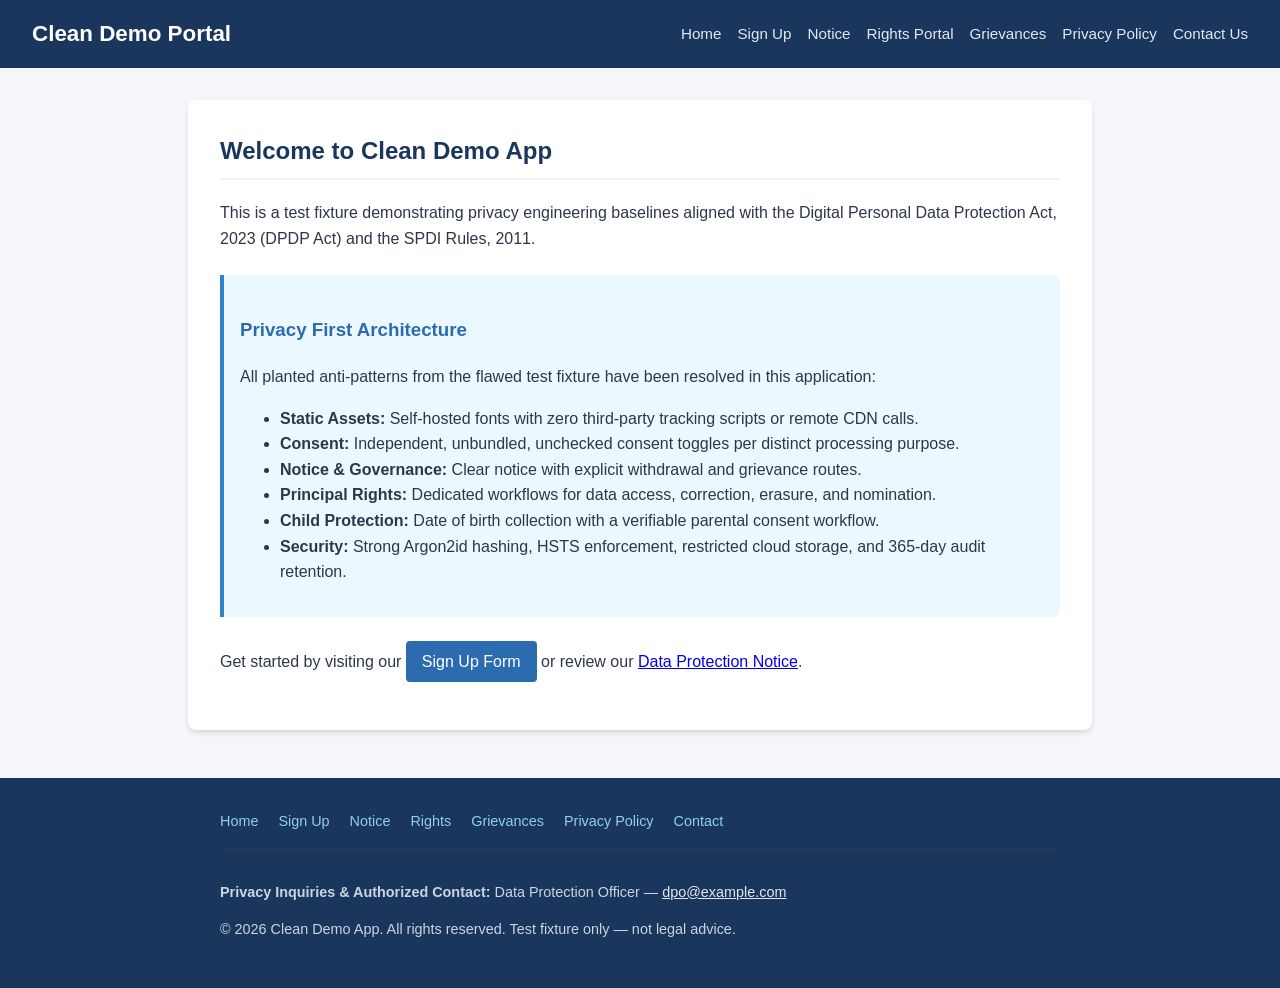
<file: demo/clean-app/index.html>
<!DOCTYPE html>
<html lang="en">
<head>
  <meta charset="UTF-8">
  <meta name="viewport" content="width=device-width, initial-scale=1.0">
  <title>Clean Demo App - Home</title>
  <!-- Fixed IN-BP-001 / IN-BP-004: Self-hosted font reference in local CSS, no third-party scripts or CDNs -->
  <link rel="stylesheet" href="css/style.css">
</head>
<body>
  <header>
    <h1>Clean Demo Portal</h1>
    <nav>
      <a href="index.html">Home</a>
      <a href="signup.html">Sign Up</a>
      <a href="notice.html">Notice</a>
      <a href="rights.html">Rights Portal</a>
      <a href="grievance.html">Grievances</a>
      <a href="privacy.html">Privacy Policy</a>
      <a href="contact.html">Contact Us</a>
    </nav>
  </header>

  <main>
    <h2>Welcome to Clean Demo App</h2>
    <p>This is a test fixture demonstrating privacy engineering baselines aligned with the Digital Personal Data Protection Act, 2023 (DPDP Act) and the SPDI Rules, 2011.</p>
    
    <div class="notice-banner">
      <h3>Privacy First Architecture</h3>
      <p>All planted anti-patterns from the flawed test fixture have been resolved in this application:</p>
      <ul>
        <li><strong>Static Assets:</strong> Self-hosted fonts with zero third-party tracking scripts or remote CDN calls.</li>
        <li><strong>Consent:</strong> Independent, unbundled, unchecked consent toggles per distinct processing purpose.</li>
        <li><strong>Notice &amp; Governance:</strong> Clear notice with explicit withdrawal and grievance routes.</li>
        <li><strong>Principal Rights:</strong> Dedicated workflows for data access, correction, erasure, and nomination.</li>
        <li><strong>Child Protection:</strong> Date of birth collection with a verifiable parental consent workflow.</li>
        <li><strong>Security:</strong> Strong Argon2id hashing, HSTS enforcement, restricted cloud storage, and 365-day audit retention.</li>
      </ul>
    </div>

    <p>Get started by visiting our <a href="signup.html" class="button-link">Sign Up Form</a> or review our <a href="notice.html">Data Protection Notice</a>.</p>
  </main>

  <!-- Fixed IN-DPDP-008 & IN-BP-002: Contact details prominently published in footer, reachable in <= 2 clicks -->
  <footer>
    <div class="footer-content">
      <div class="footer-nav">
        <a href="index.html">Home</a>
        <a href="signup.html">Sign Up</a>
        <a href="notice.html">Notice</a>
        <a href="rights.html">Rights</a>
        <a href="grievance.html">Grievances</a>
        <a href="privacy.html">Privacy Policy</a>
        <a href="contact.html">Contact</a>
      </div>
      <div class="footer-contact">
        <p><strong>Privacy Inquiries &amp; Authorized Contact:</strong> Data Protection Officer &mdash; <a href="mailto:dpo@example.com">dpo@example.com</a></p>
        <p>&copy; 2026 Clean Demo App. All rights reserved. Test fixture only &mdash; not legal advice.</p>
      </div>
    </div>
  </footer>
</body>
</html>
</file>
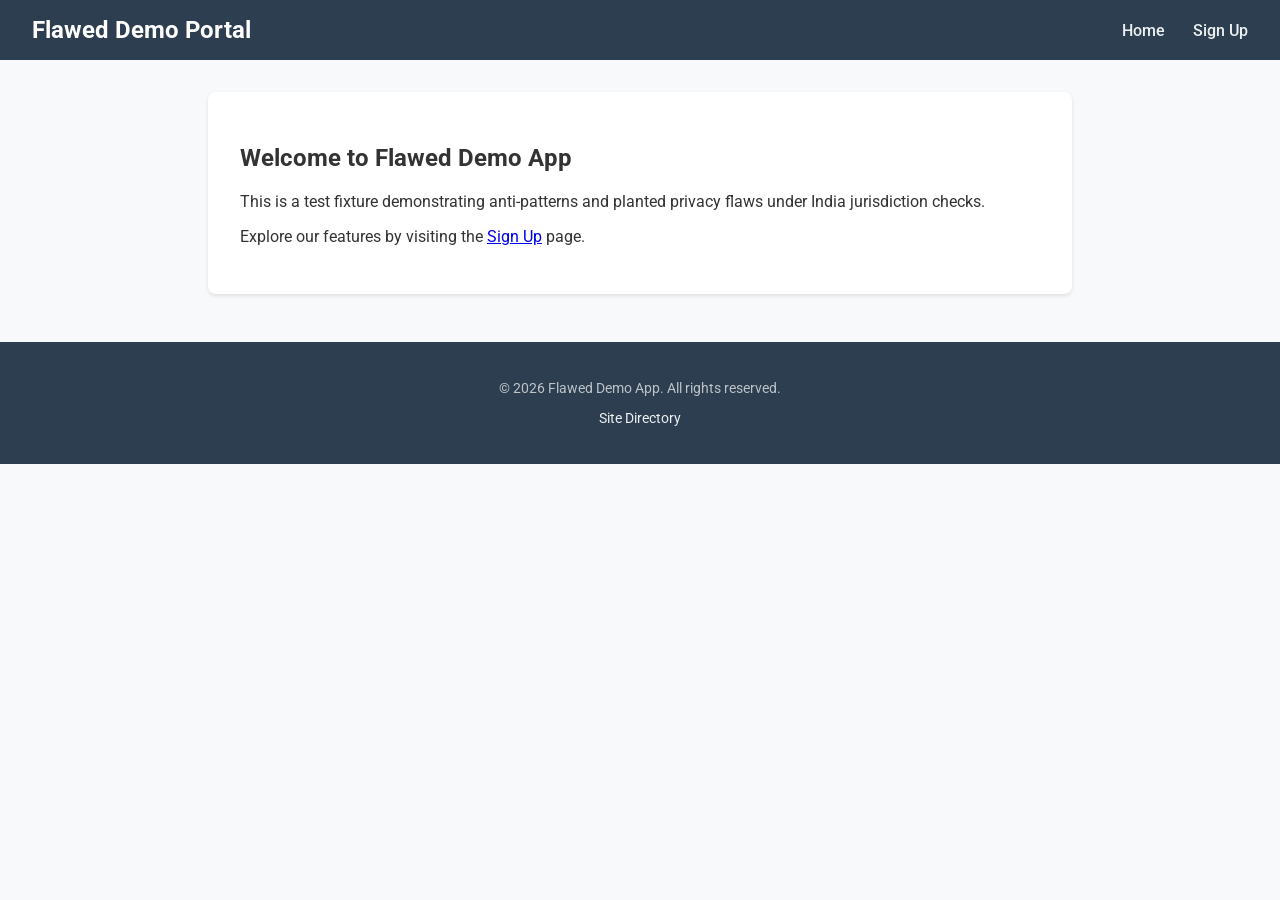
<file: demo/flawed-app/index.html>
<!DOCTYPE html>
<html lang="en">
<head>
  <meta charset="UTF-8">
  <meta name="viewport" content="width=device-width, initial-scale=1.0">
  <title>Flawed Demo App - Home</title>
  <!-- Planted flaw IN-BP-001 / IN-BP-004: Third-party Google Fonts link -->
  <link rel="stylesheet" href="https://fonts.googleapis.com/css2?family=Roboto:wght@400;700&display=swap">
  <link rel="stylesheet" href="css/style.css">
  <!-- Planted flaw IN-BP-001 / IN-BP-004: Third-party analytics script loading on page load -->
  <script src="https://cdn.analytics.example.test/track.js"></script>
</head>
<body>
  <header>
    <h1>Flawed Demo Portal</h1>
    <nav>
      <a href="index.html">Home</a>
      <a href="signup.html">Sign Up</a>
    </nav>
  </header>

  <main>
    <h2>Welcome to Flawed Demo App</h2>
    <p>This is a test fixture demonstrating anti-patterns and planted privacy flaws under India jurisdiction checks.</p>
    <p>Explore our features by visiting the <a href="signup.html">Sign Up</a> page.</p>
  </main>

  <!-- Planted flaw IN-DPDP-008 & IN-BP-002: No contact details in footer. Contact page reachable only via 4 nested links. -->
  <!-- Planted flaw IN-SPDI-001: No privacy policy link or named Grievance Officer. -->
  <!-- Planted flaw IN-DPDP-009: No controls for access, correction, erasure, or nomination. -->
  <!-- Planted flaw IN-DPDP-010: No grievance redressal route or stated response timeline. -->
  <footer>
    <p>&copy; 2026 Flawed Demo App. All rights reserved.</p>
    <p><a href="nav/step1.html">Site Directory</a></p>
  </footer>
</body>
</html>
</file>
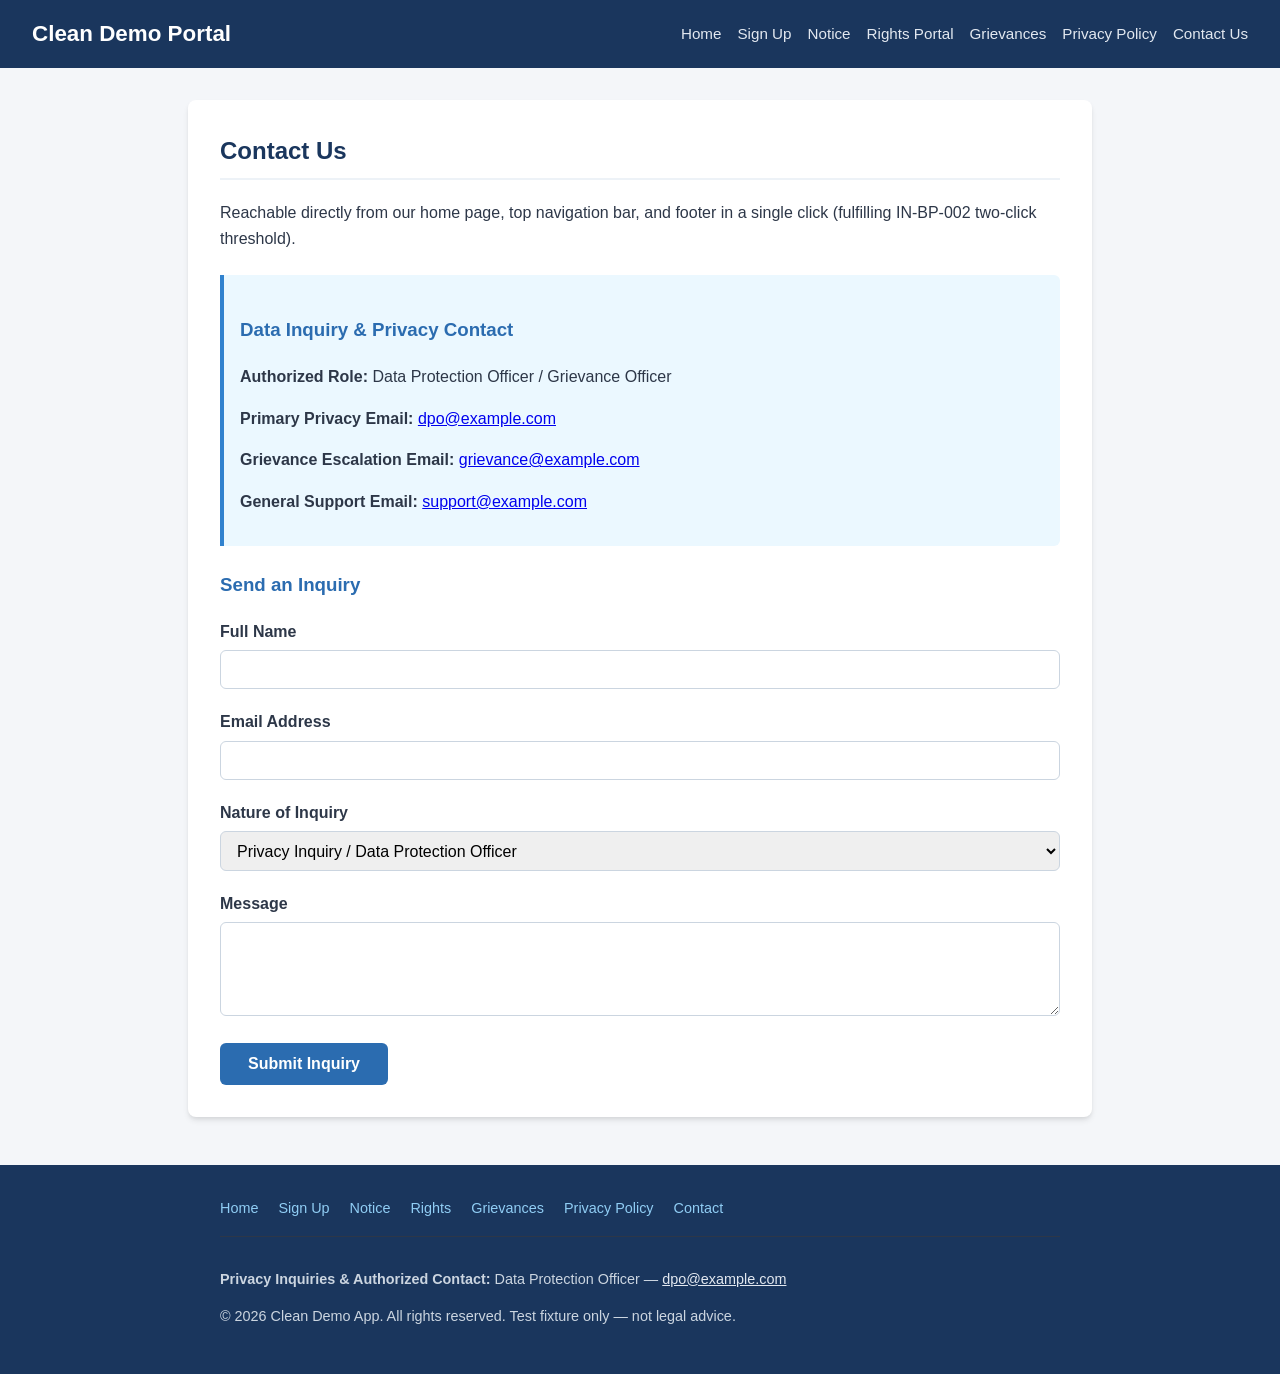
<file: demo/clean-app/contact.html>
<!DOCTYPE html>
<html lang="en">
<head>
  <meta charset="UTF-8">
  <meta name="viewport" content="width=device-width, initial-scale=1.0">
  <title>Clean Demo App - Contact Us</title>
  <link rel="stylesheet" href="css/style.css">
</head>
<body>
  <header>
    <h1>Clean Demo Portal</h1>
    <nav>
      <a href="index.html">Home</a>
      <a href="signup.html">Sign Up</a>
      <a href="notice.html">Notice</a>
      <a href="rights.html">Rights Portal</a>
      <a href="grievance.html">Grievances</a>
      <a href="privacy.html">Privacy Policy</a>
      <a href="contact.html">Contact Us</a>
    </nav>
  </header>

  <main>
    <h2>Contact Us</h2>
    <p>Reachable directly from our home page, top navigation bar, and footer in a single click (fulfilling IN-BP-002 two-click threshold).</p>

    <div class="notice-banner">
      <h3>Data Inquiry &amp; Privacy Contact</h3>
      <p><strong>Authorized Role:</strong> Data Protection Officer / Grievance Officer</p>
      <p><strong>Primary Privacy Email:</strong> <a href="mailto:dpo@example.com">dpo@example.com</a></p>
      <p><strong>Grievance Escalation Email:</strong> <a href="mailto:grievance@example.com">grievance@example.com</a></p>
      <p><strong>General Support Email:</strong> <a href="mailto:support@example.com">support@example.com</a></p>
    </div>

    <h3>Send an Inquiry</h3>
    <form action="/contact-submit" method="POST">
      <div class="form-group">
        <label for="contact_name">Full Name</label>
        <input type="text" id="contact_name" name="name" required>
      </div>

      <div class="form-group">
        <label for="contact_email">Email Address</label>
        <input type="email" id="contact_email" name="email" required>
      </div>

      <div class="form-group">
        <label for="inquiry_type">Nature of Inquiry</label>
        <select id="inquiry_type" name="inquiry_type">
          <option value="privacy">Privacy Inquiry / Data Protection Officer</option>
          <option value="rights">Data Principal Rights Request</option>
          <option value="grievance">Grievance Redressal</option>
          <option value="general">General Support</option>
        </select>
      </div>

      <div class="form-group">
        <label for="contact_message">Message</label>
        <textarea id="contact_message" name="message" rows="4" required></textarea>
      </div>

      <button type="submit" class="btn-primary">Submit Inquiry</button>
    </form>
  </main>

  <footer>
    <div class="footer-content">
      <div class="footer-nav">
        <a href="index.html">Home</a>
        <a href="signup.html">Sign Up</a>
        <a href="notice.html">Notice</a>
        <a href="rights.html">Rights</a>
        <a href="grievance.html">Grievances</a>
        <a href="privacy.html">Privacy Policy</a>
        <a href="contact.html">Contact</a>
      </div>
      <div class="footer-contact">
        <p><strong>Privacy Inquiries &amp; Authorized Contact:</strong> Data Protection Officer &mdash; <a href="mailto:dpo@example.com">dpo@example.com</a></p>
        <p>&copy; 2026 Clean Demo App. All rights reserved. Test fixture only &mdash; not legal advice.</p>
      </div>
    </div>
  </footer>
</body>
</html>
</file>
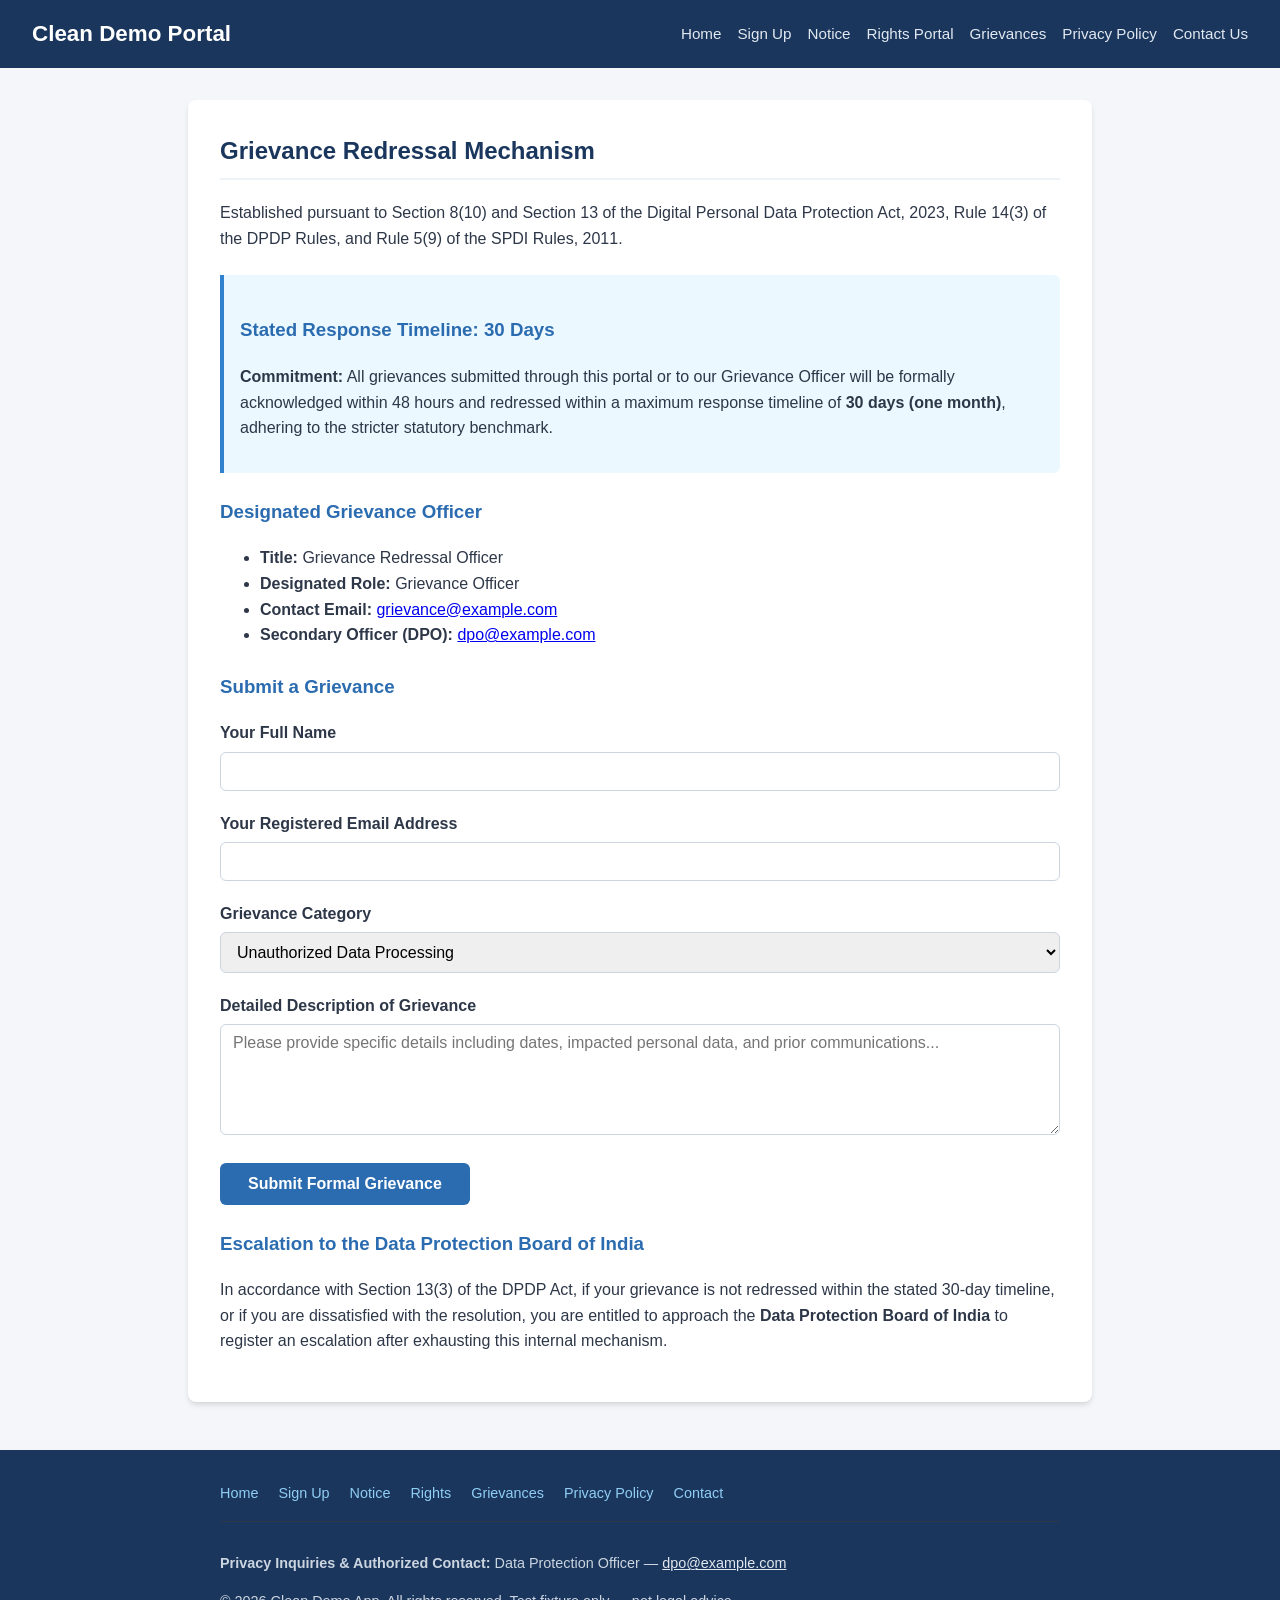
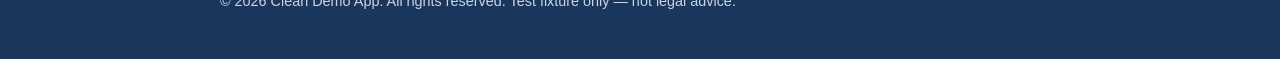
<file: demo/clean-app/grievance.html>
<!DOCTYPE html>
<html lang="en">
<head>
  <meta charset="UTF-8">
  <meta name="viewport" content="width=device-width, initial-scale=1.0">
  <title>Clean Demo App - Grievance Redressal</title>
  <link rel="stylesheet" href="css/style.css">
</head>
<body>
  <header>
    <h1>Clean Demo Portal</h1>
    <nav>
      <a href="index.html">Home</a>
      <a href="signup.html">Sign Up</a>
      <a href="notice.html">Notice</a>
      <a href="rights.html">Rights Portal</a>
      <a href="grievance.html">Grievances</a>
      <a href="privacy.html">Privacy Policy</a>
      <a href="contact.html">Contact Us</a>
    </nav>
  </header>

  <main>
    <h2>Grievance Redressal Mechanism</h2>
    <p>Established pursuant to Section 8(10) and Section 13 of the Digital Personal Data Protection Act, 2023, Rule 14(3) of the DPDP Rules, and Rule 5(9) of the SPDI Rules, 2011.</p>

    <div class="notice-banner">
      <h3>Stated Response Timeline: 30 Days</h3>
      <p><strong>Commitment:</strong> All grievances submitted through this portal or to our Grievance Officer will be formally acknowledged within 48 hours and redressed within a maximum response timeline of <strong>30 days (one month)</strong>, adhering to the stricter statutory benchmark.</p>
    </div>

    <h3>Designated Grievance Officer</h3>
    <ul>
      <li><strong>Title:</strong> Grievance Redressal Officer</li>
      <li><strong>Designated Role:</strong> Grievance Officer</li>
      <li><strong>Contact Email:</strong> <a href="mailto:grievance@example.com">grievance@example.com</a></li>
      <li><strong>Secondary Officer (DPO):</strong> <a href="mailto:dpo@example.com">dpo@example.com</a></li>
    </ul>

    <h3>Submit a Grievance</h3>
    <form action="/grievance/submit" method="POST">
      <div class="form-group">
        <label for="grievance_name">Your Full Name</label>
        <input type="text" id="grievance_name" name="name" required>
      </div>

      <div class="form-group">
        <label for="grievance_email">Your Registered Email Address</label>
        <input type="email" id="grievance_email" name="email" required>
      </div>

      <div class="form-group">
        <label for="grievance_category">Grievance Category</label>
        <select id="grievance_category" name="category">
          <option value="unauthorized_processing">Unauthorized Data Processing</option>
          <option value="consent_violation">Consent Withdrawal Failure</option>
          <option value="rights_denial">Denial of Data Principal Rights</option>
          <option value="security_concern">Security / Data Leak Concern</option>
          <option value="other">Other Grievance</option>
        </select>
      </div>

      <div class="form-group">
        <label for="grievance_description">Detailed Description of Grievance</label>
        <textarea id="grievance_description" name="description" rows="5" required placeholder="Please provide specific details including dates, impacted personal data, and prior communications..."></textarea>
      </div>

      <button type="submit" class="btn-primary">Submit Formal Grievance</button>
    </form>

    <h3>Escalation to the Data Protection Board of India</h3>
    <p>In accordance with Section 13(3) of the DPDP Act, if your grievance is not redressed within the stated 30-day timeline, or if you are dissatisfied with the resolution, you are entitled to approach the <strong>Data Protection Board of India</strong> to register an escalation after exhausting this internal mechanism.</p>
  </main>

  <footer>
    <div class="footer-content">
      <div class="footer-nav">
        <a href="index.html">Home</a>
        <a href="signup.html">Sign Up</a>
        <a href="notice.html">Notice</a>
        <a href="rights.html">Rights</a>
        <a href="grievance.html">Grievances</a>
        <a href="privacy.html">Privacy Policy</a>
        <a href="contact.html">Contact</a>
      </div>
      <div class="footer-contact">
        <p><strong>Privacy Inquiries &amp; Authorized Contact:</strong> Data Protection Officer &mdash; <a href="mailto:dpo@example.com">dpo@example.com</a></p>
        <p>&copy; 2026 Clean Demo App. All rights reserved. Test fixture only &mdash; not legal advice.</p>
      </div>
    </div>
  </footer>
</body>
</html>
</file>
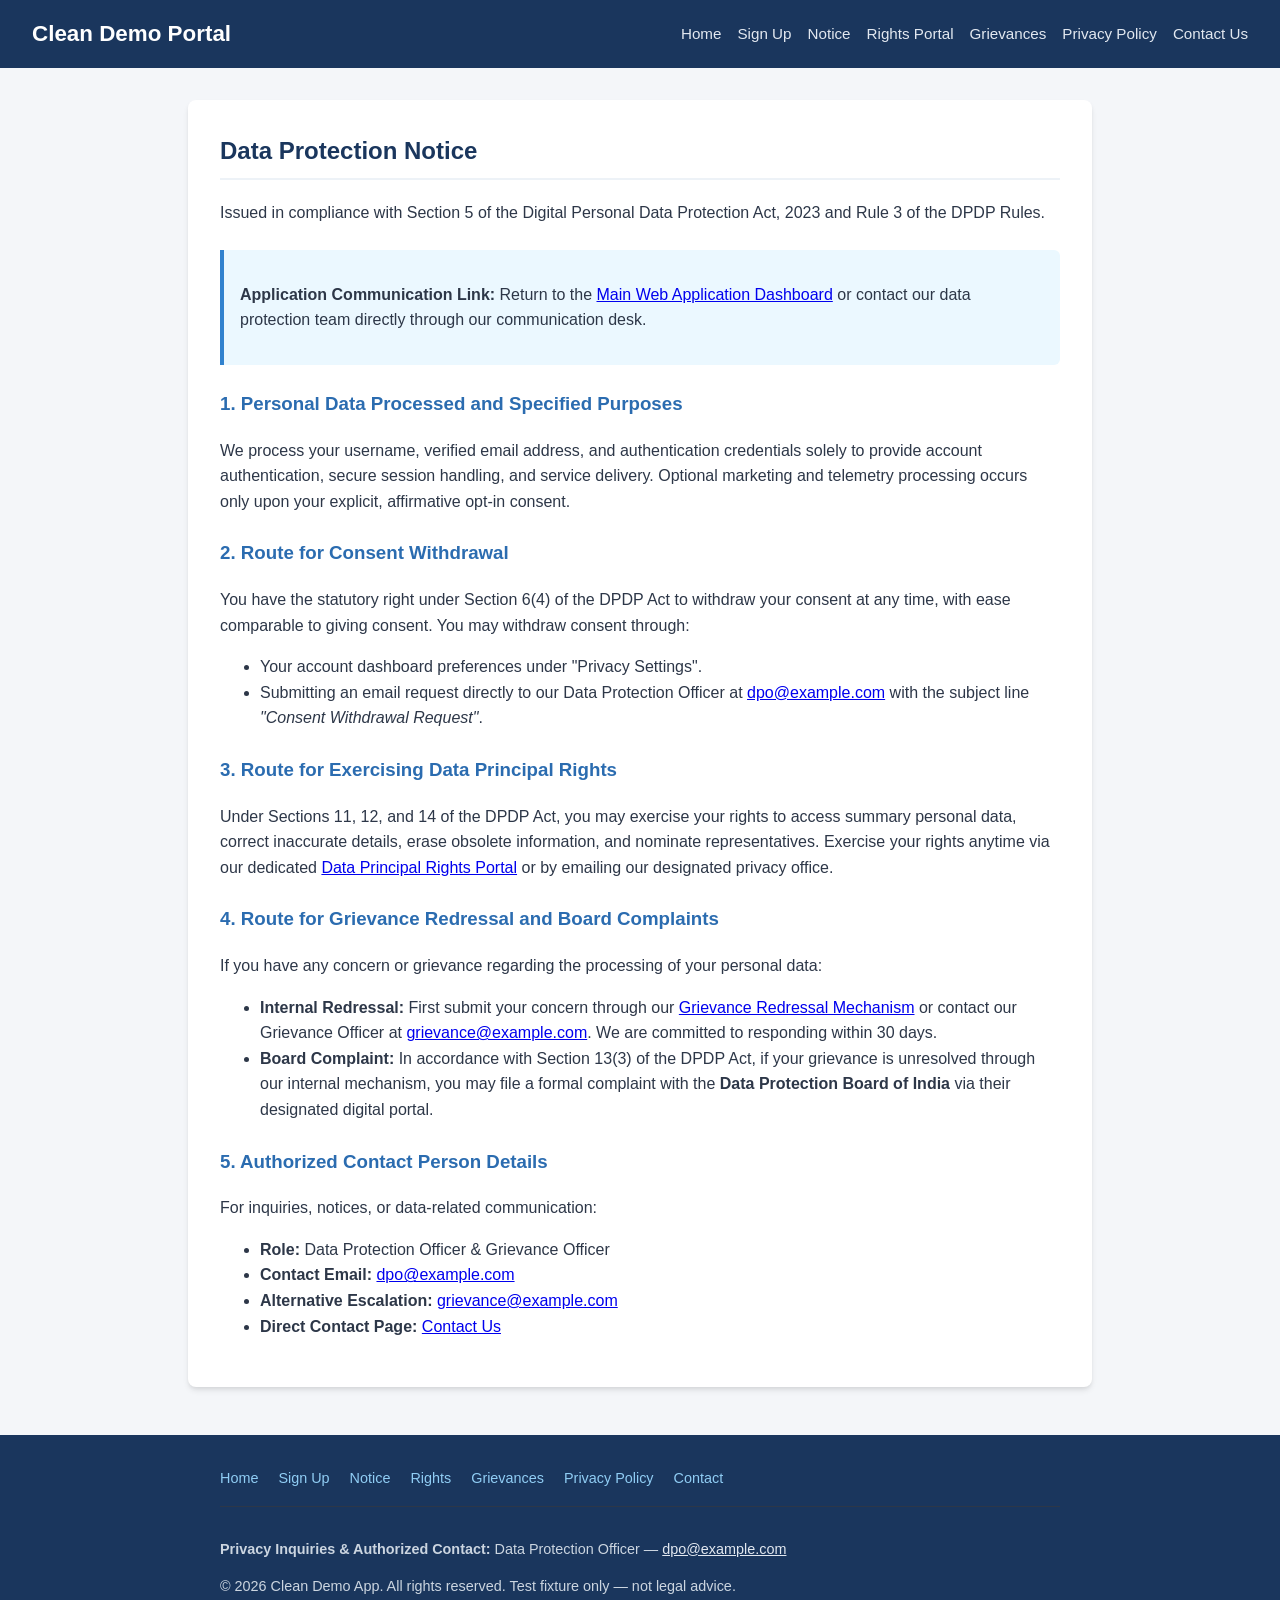
<file: demo/clean-app/notice.html>
<!DOCTYPE html>
<html lang="en">
<head>
  <meta charset="UTF-8">
  <meta name="viewport" content="width=device-width, initial-scale=1.0">
  <title>Clean Demo App - Data Protection Notice</title>
  <link rel="stylesheet" href="css/style.css">
</head>
<body>
  <header>
    <h1>Clean Demo Portal</h1>
    <nav>
      <a href="index.html">Home</a>
      <a href="signup.html">Sign Up</a>
      <a href="notice.html">Notice</a>
      <a href="rights.html">Rights Portal</a>
      <a href="grievance.html">Grievances</a>
      <a href="privacy.html">Privacy Policy</a>
      <a href="contact.html">Contact Us</a>
    </nav>
  </header>

  <main>
    <h2>Data Protection Notice</h2>
    <p>Issued in compliance with Section 5 of the Digital Personal Data Protection Act, 2023 and Rule 3 of the DPDP Rules.</p>

    <!-- Communication link to website/app -->
    <div class="notice-banner">
      <p><strong>Application Communication Link:</strong> Return to the <a href="index.html">Main Web Application Dashboard</a> or contact our data protection team directly through our communication desk.</p>
    </div>

    <h3>1. Personal Data Processed and Specified Purposes</h3>
    <p>We process your username, verified email address, and authentication credentials solely to provide account authentication, secure session handling, and service delivery. Optional marketing and telemetry processing occurs only upon your explicit, affirmative opt-in consent.</p>

    <!-- Route for consent withdrawal -->
    <h3>2. Route for Consent Withdrawal</h3>
    <p>You have the statutory right under Section 6(4) of the DPDP Act to withdraw your consent at any time, with ease comparable to giving consent. You may withdraw consent through:</p>
    <ul>
      <li>Your account dashboard preferences under "Privacy Settings".</li>
      <li>Submitting an email request directly to our Data Protection Officer at <a href="mailto:dpo@example.com">dpo@example.com</a> with the subject line <em>"Consent Withdrawal Request"</em>.</li>
    </ul>

    <!-- Route for exercising rights -->
    <h3>3. Route for Exercising Data Principal Rights</h3>
    <p>Under Sections 11, 12, and 14 of the DPDP Act, you may exercise your rights to access summary personal data, correct inaccurate details, erase obsolete information, and nominate representatives. Exercise your rights anytime via our dedicated <a href="rights.html">Data Principal Rights Portal</a> or by emailing our designated privacy office.</p>

    <!-- Route for filing complaints with the Board -->
    <h3>4. Route for Grievance Redressal and Board Complaints</h3>
    <p>If you have any concern or grievance regarding the processing of your personal data:</p>
    <ul>
      <li><strong>Internal Redressal:</strong> First submit your concern through our <a href="grievance.html">Grievance Redressal Mechanism</a> or contact our Grievance Officer at <a href="mailto:grievance@example.com">grievance@example.com</a>. We are committed to responding within 30 days.</li>
      <li><strong>Board Complaint:</strong> In accordance with Section 13(3) of the DPDP Act, if your grievance is unresolved through our internal mechanism, you may file a formal complaint with the <strong>Data Protection Board of India</strong> via their designated digital portal.</li>
    </ul>

    <!-- Contact details in notice -->
    <h3>5. Authorized Contact Person Details</h3>
    <p>For inquiries, notices, or data-related communication:</p>
    <ul>
      <li><strong>Role:</strong> Data Protection Officer &amp; Grievance Officer</li>
      <li><strong>Contact Email:</strong> <a href="mailto:dpo@example.com">dpo@example.com</a></li>
      <li><strong>Alternative Escalation:</strong> <a href="mailto:grievance@example.com">grievance@example.com</a></li>
      <li><strong>Direct Contact Page:</strong> <a href="contact.html">Contact Us</a></li>
    </ul>
  </main>

  <footer>
    <div class="footer-content">
      <div class="footer-nav">
        <a href="index.html">Home</a>
        <a href="signup.html">Sign Up</a>
        <a href="notice.html">Notice</a>
        <a href="rights.html">Rights</a>
        <a href="grievance.html">Grievances</a>
        <a href="privacy.html">Privacy Policy</a>
        <a href="contact.html">Contact</a>
      </div>
      <div class="footer-contact">
        <p><strong>Privacy Inquiries &amp; Authorized Contact:</strong> Data Protection Officer &mdash; <a href="mailto:dpo@example.com">dpo@example.com</a></p>
        <p>&copy; 2026 Clean Demo App. All rights reserved. Test fixture only &mdash; not legal advice.</p>
      </div>
    </div>
  </footer>
</body>
</html>
</file>
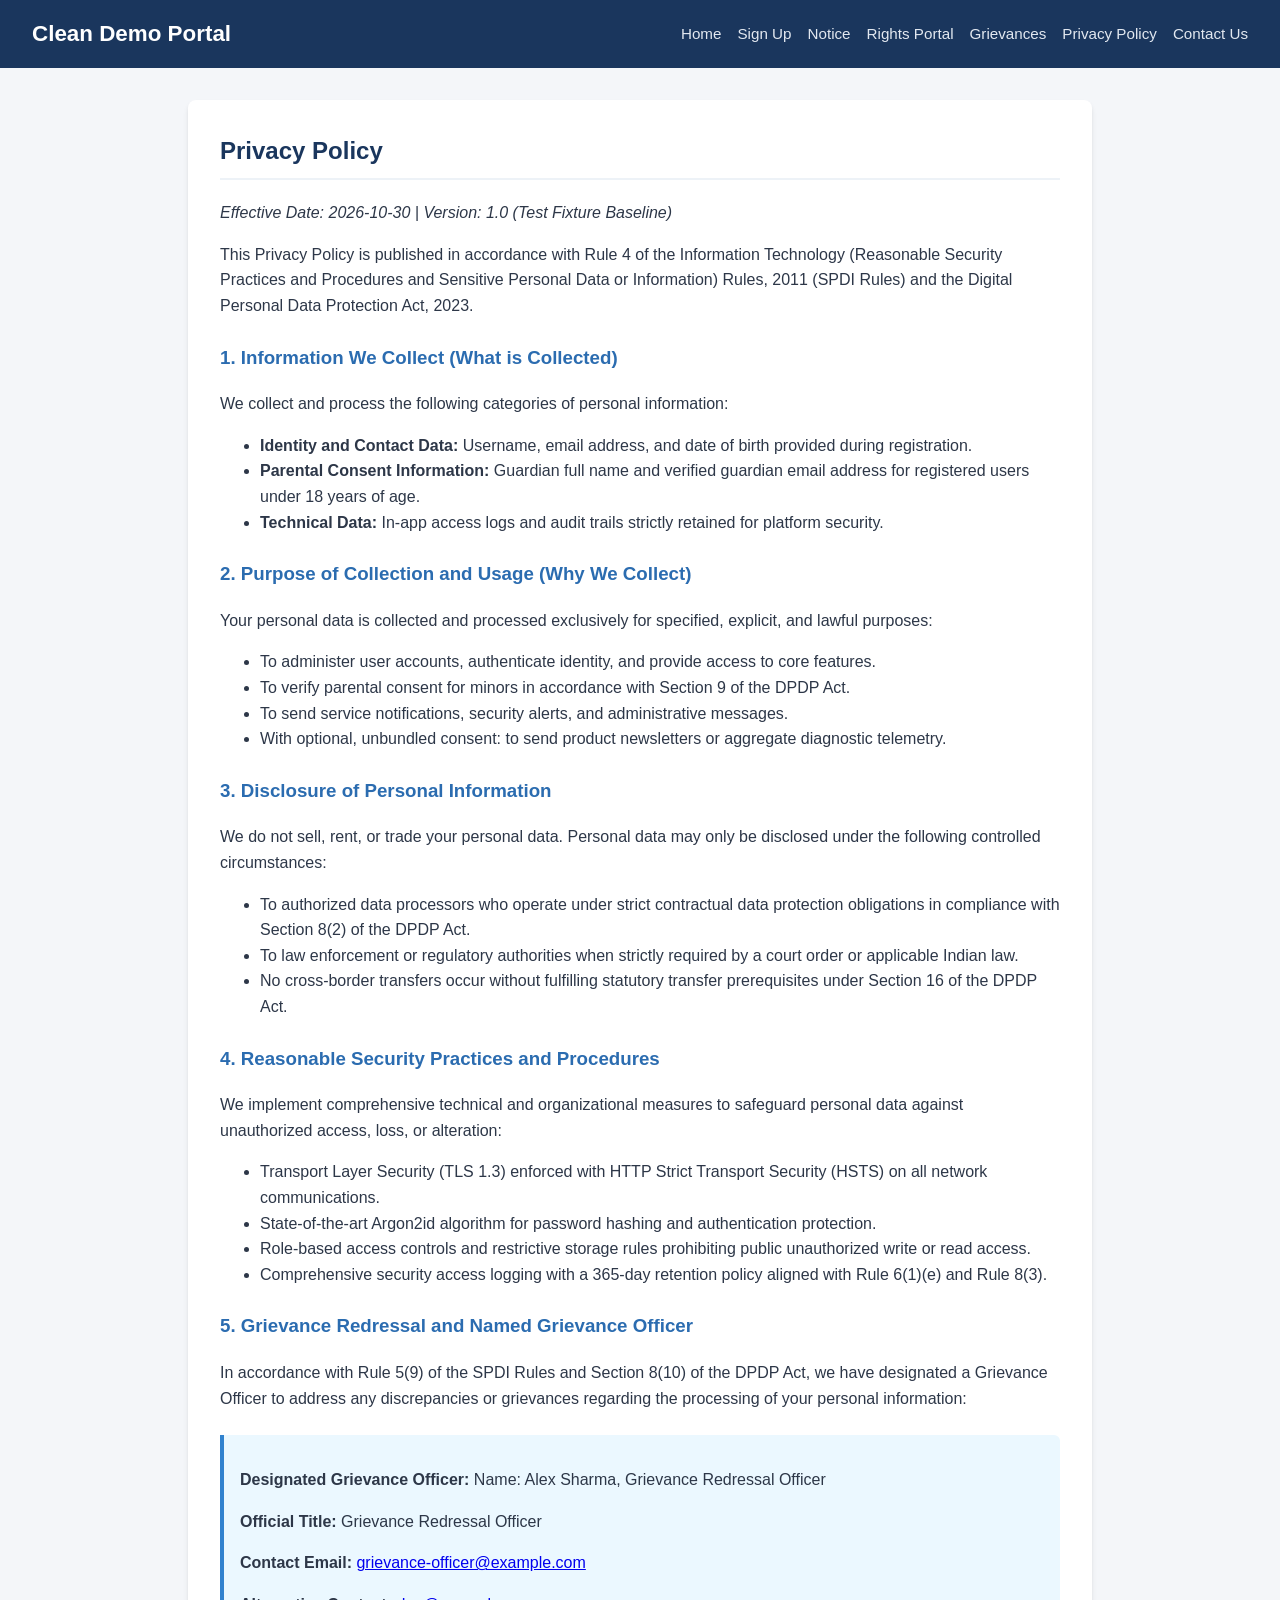
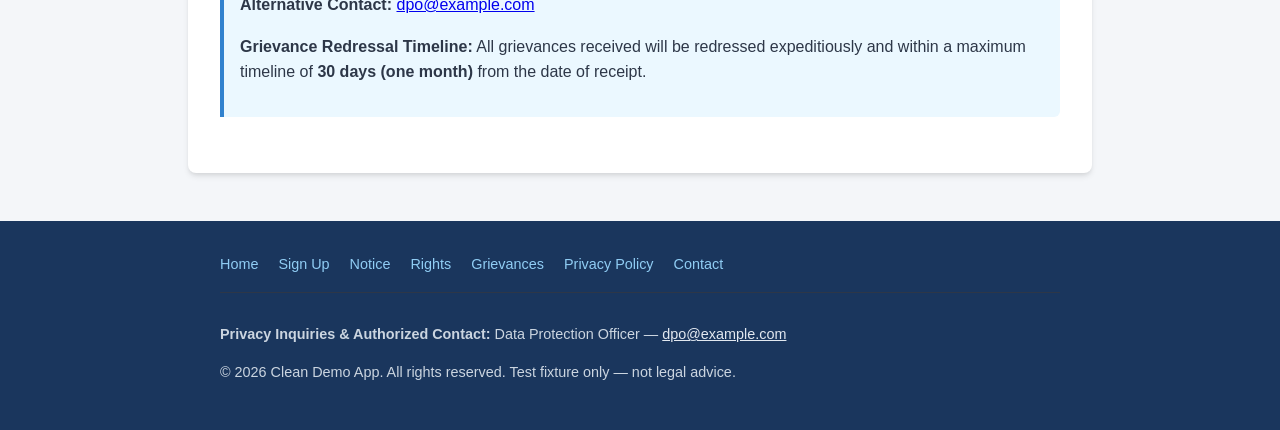
<file: demo/clean-app/privacy.html>
<!DOCTYPE html>
<html lang="en">
<head>
  <meta charset="UTF-8">
  <meta name="viewport" content="width=device-width, initial-scale=1.0">
  <title>Clean Demo App - Privacy Policy</title>
  <link rel="stylesheet" href="css/style.css">
</head>
<body>
  <header>
    <h1>Clean Demo Portal</h1>
    <nav>
      <a href="index.html">Home</a>
      <a href="signup.html">Sign Up</a>
      <a href="notice.html">Notice</a>
      <a href="rights.html">Rights Portal</a>
      <a href="grievance.html">Grievances</a>
      <a href="privacy.html">Privacy Policy</a>
      <a href="contact.html">Contact Us</a>
    </nav>
  </header>

  <main>
    <h2>Privacy Policy</h2>
    <p><em>Effective Date: 2026-10-30 | Version: 1.0 (Test Fixture Baseline)</em></p>
    <p>This Privacy Policy is published in accordance with Rule 4 of the Information Technology (Reasonable Security Practices and Procedures and Sensitive Personal Data or Information) Rules, 2011 (SPDI Rules) and the Digital Personal Data Protection Act, 2023.</p>

    <!-- SPDI Element 1 & 2: Type of personal data collected (what is collected) -->
    <h3>1. Information We Collect (What is Collected)</h3>
    <p>We collect and process the following categories of personal information:</p>
    <ul>
      <li><strong>Identity and Contact Data:</strong> Username, email address, and date of birth provided during registration.</li>
      <li><strong>Parental Consent Information:</strong> Guardian full name and verified guardian email address for registered users under 18 years of age.</li>
      <li><strong>Technical Data:</strong> In-app access logs and audit trails strictly retained for platform security.</li>
    </ul>

    <!-- SPDI Element 3: Purpose of collection and usage (why) -->
    <h3>2. Purpose of Collection and Usage (Why We Collect)</h3>
    <p>Your personal data is collected and processed exclusively for specified, explicit, and lawful purposes:</p>
    <ul>
      <li>To administer user accounts, authenticate identity, and provide access to core features.</li>
      <li>To verify parental consent for minors in accordance with Section 9 of the DPDP Act.</li>
      <li>To send service notifications, security alerts, and administrative messages.</li>
      <li>With optional, unbundled consent: to send product newsletters or aggregate diagnostic telemetry.</li>
    </ul>

    <!-- SPDI Element 4: Disclosure of information -->
    <h3>3. Disclosure of Personal Information</h3>
    <p>We do not sell, rent, or trade your personal data. Personal data may only be disclosed under the following controlled circumstances:</p>
    <ul>
      <li>To authorized data processors who operate under strict contractual data protection obligations in compliance with Section 8(2) of the DPDP Act.</li>
      <li>To law enforcement or regulatory authorities when strictly required by a court order or applicable Indian law.</li>
      <li>No cross-border transfers occur without fulfilling statutory transfer prerequisites under Section 16 of the DPDP Act.</li>
    </ul>

    <!-- SPDI Element 5: Reasonable security practices -->
    <h3>4. Reasonable Security Practices and Procedures</h3>
    <p>We implement comprehensive technical and organizational measures to safeguard personal data against unauthorized access, loss, or alteration:</p>
    <ul>
      <li>Transport Layer Security (TLS 1.3) enforced with HTTP Strict Transport Security (HSTS) on all network communications.</li>
      <li>State-of-the-art Argon2id algorithm for password hashing and authentication protection.</li>
      <li>Role-based access controls and restrictive storage rules prohibiting public unauthorized write or read access.</li>
      <li>Comprehensive security access logging with a 365-day retention policy aligned with Rule 6(1)(e) and Rule 8(3).</li>
    </ul>

    <!-- SPDI Element 6: Named Grievance Officer and contact details -->
    <h3>5. Grievance Redressal and Named Grievance Officer</h3>
    <p>In accordance with Rule 5(9) of the SPDI Rules and Section 8(10) of the DPDP Act, we have designated a Grievance Officer to address any discrepancies or grievances regarding the processing of your personal information:</p>
    <div class="notice-banner">
      <p><strong>Designated Grievance Officer:</strong> Name: Alex Sharma, Grievance Redressal Officer</p>
      <p><strong>Official Title:</strong> Grievance Redressal Officer</p>
      <p><strong>Contact Email:</strong> <a href="mailto:grievance-officer@example.com">grievance-officer@example.com</a></p>
      <p><strong>Alternative Contact:</strong> <a href="mailto:dpo@example.com">dpo@example.com</a></p>
      <p><strong>Grievance Redressal Timeline:</strong> All grievances received will be redressed expeditiously and within a maximum timeline of <strong>30 days (one month)</strong> from the date of receipt.</p>
    </div>
  </main>

  <footer>
    <div class="footer-content">
      <div class="footer-nav">
        <a href="index.html">Home</a>
        <a href="signup.html">Sign Up</a>
        <a href="notice.html">Notice</a>
        <a href="rights.html">Rights</a>
        <a href="grievance.html">Grievances</a>
        <a href="privacy.html">Privacy Policy</a>
        <a href="contact.html">Contact</a>
      </div>
      <div class="footer-contact">
        <p><strong>Privacy Inquiries &amp; Authorized Contact:</strong> Data Protection Officer &mdash; <a href="mailto:dpo@example.com">dpo@example.com</a></p>
        <p>&copy; 2026 Clean Demo App. All rights reserved. Test fixture only &mdash; not legal advice.</p>
      </div>
    </div>
  </footer>
</body>
</html>
</file>
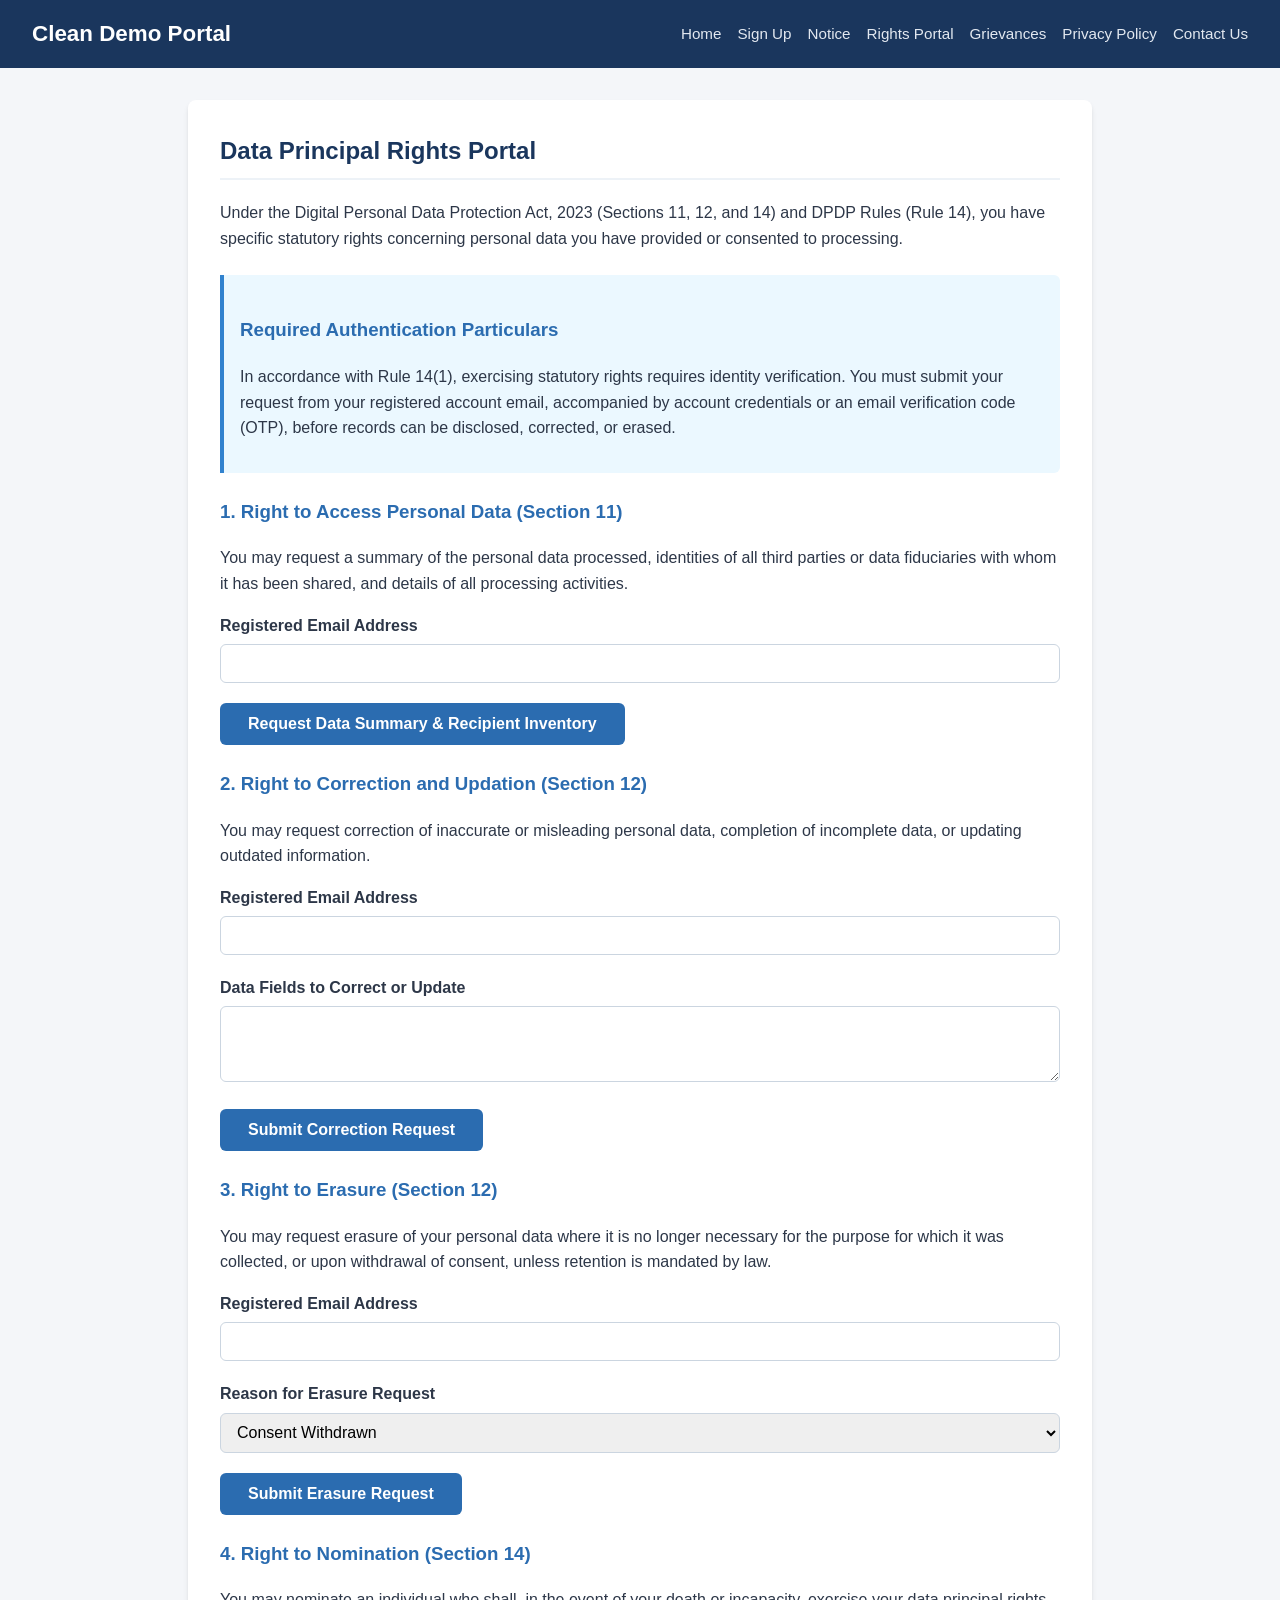
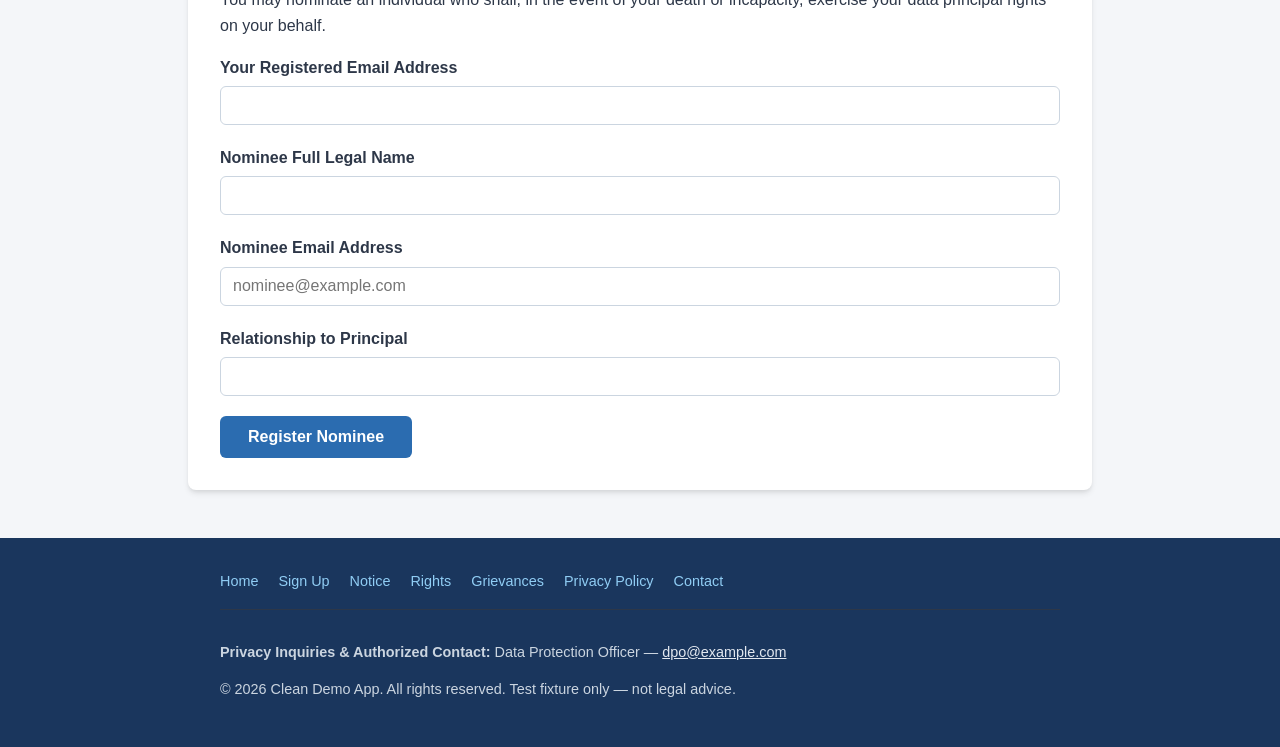
<file: demo/clean-app/rights.html>
<!DOCTYPE html>
<html lang="en">
<head>
  <meta charset="UTF-8">
  <meta name="viewport" content="width=device-width, initial-scale=1.0">
  <title>Clean Demo App - Data Principal Rights Portal</title>
  <link rel="stylesheet" href="css/style.css">
</head>
<body>
  <header>
    <h1>Clean Demo Portal</h1>
    <nav>
      <a href="index.html">Home</a>
      <a href="signup.html">Sign Up</a>
      <a href="notice.html">Notice</a>
      <a href="rights.html">Rights Portal</a>
      <a href="grievance.html">Grievances</a>
      <a href="privacy.html">Privacy Policy</a>
      <a href="contact.html">Contact Us</a>
    </nav>
  </header>

  <main>
    <h2>Data Principal Rights Portal</h2>
    <p>Under the Digital Personal Data Protection Act, 2023 (Sections 11, 12, and 14) and DPDP Rules (Rule 14), you have specific statutory rights concerning personal data you have provided or consented to processing.</p>

    <div class="notice-banner">
      <h3>Required Authentication Particulars</h3>
      <p>In accordance with Rule 14(1), exercising statutory rights requires identity verification. You must submit your request from your registered account email, accompanied by account credentials or an email verification code (OTP), before records can be disclosed, corrected, or erased.</p>
    </div>

    <!-- Right 1: Access -->
    <h3>1. Right to Access Personal Data (Section 11)</h3>
    <p>You may request a summary of the personal data processed, identities of all third parties or data fiduciaries with whom it has been shared, and details of all processing activities.</p>
    <form action="/rights/access" method="POST">
      <div class="form-group">
        <label for="access_email">Registered Email Address</label>
        <input type="email" id="access_email" name="email" required>
      </div>
      <button type="submit" class="btn-primary">Request Data Summary &amp; Recipient Inventory</button>
    </form>

    <!-- Right 2: Correction -->
    <h3>2. Right to Correction and Updation (Section 12)</h3>
    <p>You may request correction of inaccurate or misleading personal data, completion of incomplete data, or updating outdated information.</p>
    <form action="/rights/correction" method="POST">
      <div class="form-group">
        <label for="correction_email">Registered Email Address</label>
        <input type="email" id="correction_email" name="email" required>
      </div>
      <div class="form-group">
        <label for="correction_details">Data Fields to Correct or Update</label>
        <textarea id="correction_details" name="details" rows="3" required></textarea>
      </div>
      <button type="submit" class="btn-primary">Submit Correction Request</button>
    </form>

    <!-- Right 3: Erasure -->
    <h3>3. Right to Erasure (Section 12)</h3>
    <p>You may request erasure of your personal data where it is no longer necessary for the purpose for which it was collected, or upon withdrawal of consent, unless retention is mandated by law.</p>
    <form action="/rights/erasure" method="POST">
      <div class="form-group">
        <label for="erasure_email">Registered Email Address</label>
        <input type="email" id="erasure_email" name="email" required>
      </div>
      <div class="form-group">
        <label for="erasure_reason">Reason for Erasure Request</label>
        <select id="erasure_reason" name="reason">
          <option value="withdrawn_consent">Consent Withdrawn</option>
          <option value="purpose_fulfilled">Purpose Already Fulfilled</option>
          <option value="account_closure">Permanent Account Closure</option>
        </select>
      </div>
      <button type="submit" class="btn-primary">Submit Erasure Request</button>
    </form>

    <!-- Right 4: Nomination -->
    <h3>4. Right to Nomination (Section 14)</h3>
    <p>You may nominate an individual who shall, in the event of your death or incapacity, exercise your data principal rights on your behalf.</p>
    <form action="/rights/nomination" method="POST">
      <div class="form-group">
        <label for="principal_email">Your Registered Email Address</label>
        <input type="email" id="principal_email" name="email" required>
      </div>
      <div class="form-group">
        <label for="nominee_name">Nominee Full Legal Name</label>
        <input type="text" id="nominee_name" name="nominee_name" required>
      </div>
      <div class="form-group">
        <label for="nominee_email">Nominee Email Address</label>
        <input type="email" id="nominee_email" name="nominee_email" required placeholder="nominee@example.com">
      </div>
      <div class="form-group">
        <label for="nominee_relationship">Relationship to Principal</label>
        <input type="text" id="nominee_relationship" name="nominee_relationship" required>
      </div>
      <button type="submit" class="btn-primary">Register Nominee</button>
    </form>
  </main>

  <footer>
    <div class="footer-content">
      <div class="footer-nav">
        <a href="index.html">Home</a>
        <a href="signup.html">Sign Up</a>
        <a href="notice.html">Notice</a>
        <a href="rights.html">Rights</a>
        <a href="grievance.html">Grievances</a>
        <a href="privacy.html">Privacy Policy</a>
        <a href="contact.html">Contact</a>
      </div>
      <div class="footer-contact">
        <p><strong>Privacy Inquiries &amp; Authorized Contact:</strong> Data Protection Officer &mdash; <a href="mailto:dpo@example.com">dpo@example.com</a></p>
        <p>&copy; 2026 Clean Demo App. All rights reserved. Test fixture only &mdash; not legal advice.</p>
      </div>
    </div>
  </footer>
</body>
</html>
</file>
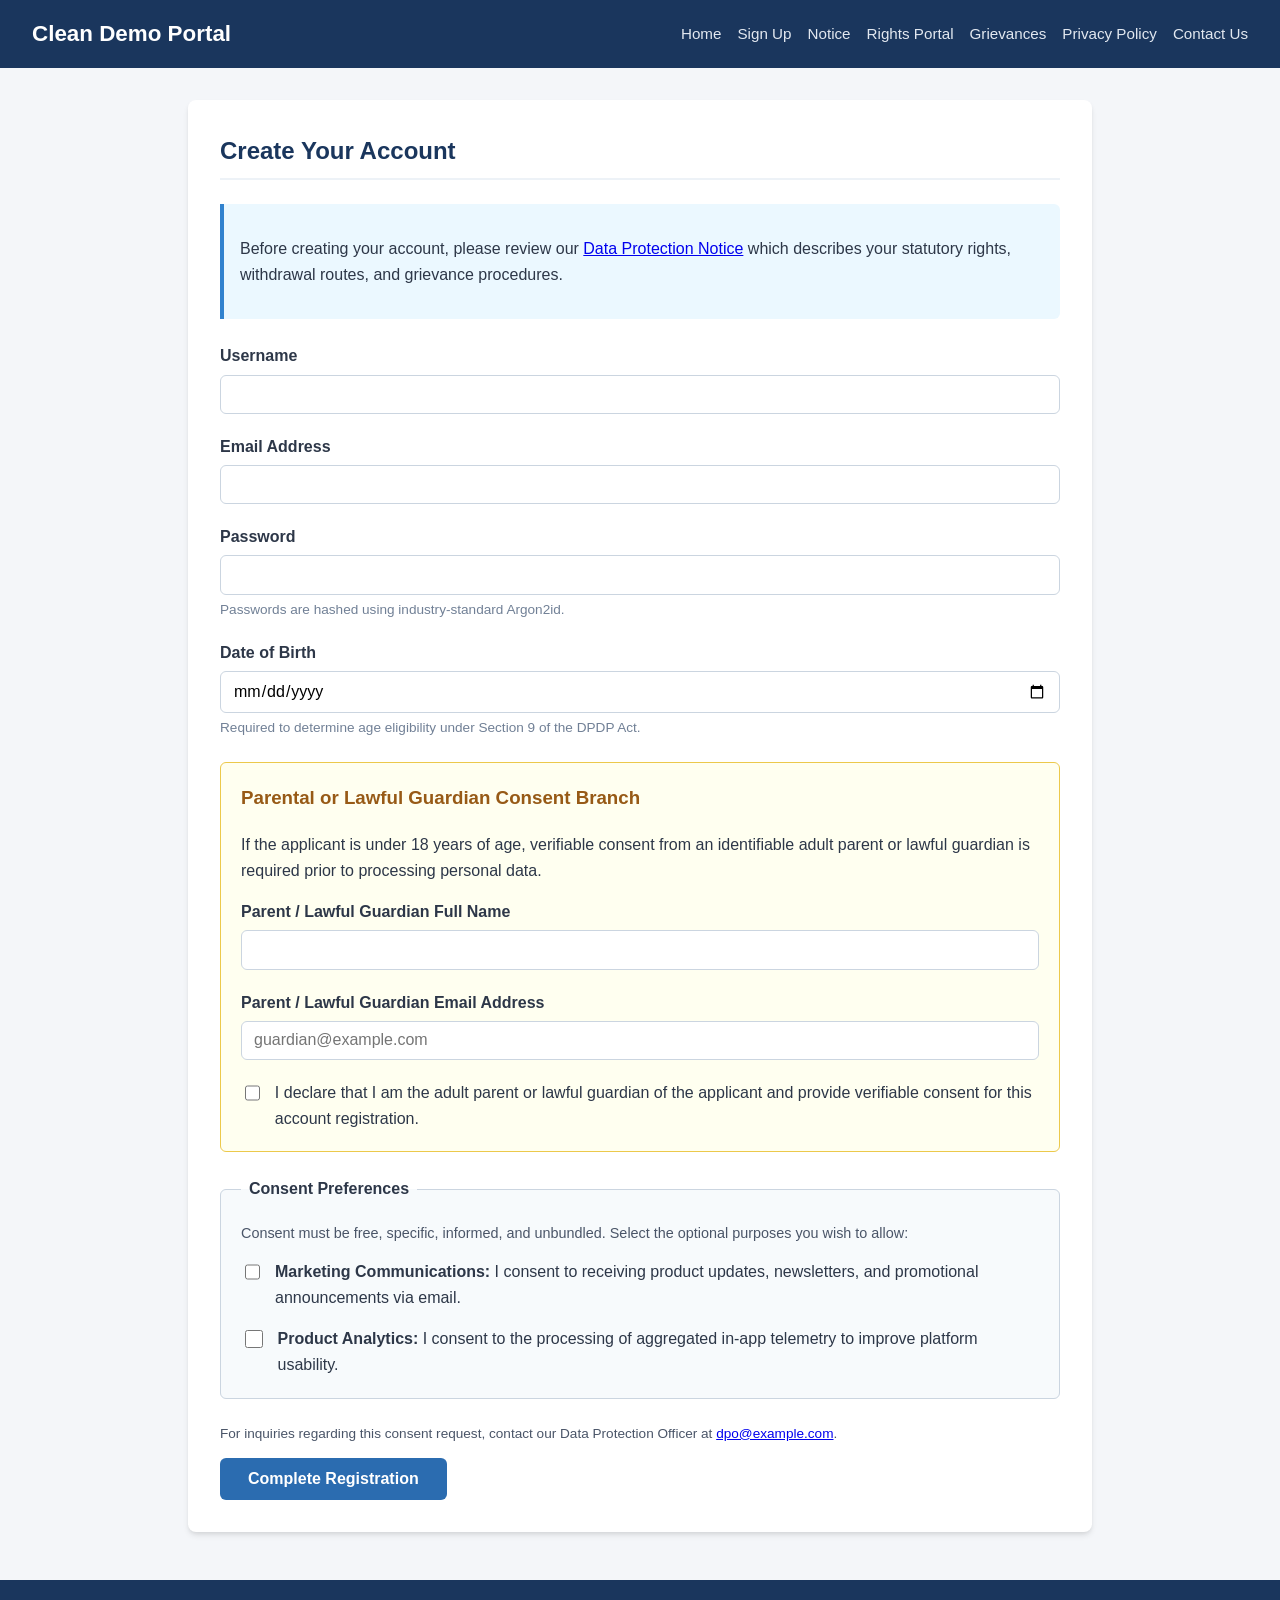
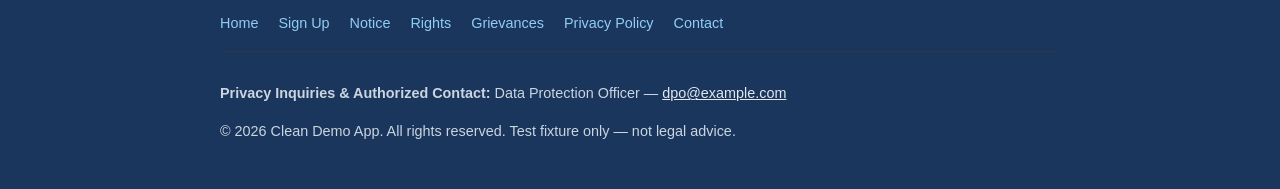
<file: demo/clean-app/signup.html>
<!DOCTYPE html>
<html lang="en">
<head>
  <meta charset="UTF-8">
  <meta name="viewport" content="width=device-width, initial-scale=1.0">
  <title>Clean Demo App - Sign Up</title>
  <!-- Fixed IN-BP-001 / IN-BP-004: Self-hosted fonts, no third-party scripts -->
  <link rel="stylesheet" href="css/style.css">
</head>
<body>
  <header>
    <h1>Clean Demo Portal</h1>
    <nav>
      <a href="index.html">Home</a>
      <a href="signup.html">Sign Up</a>
      <a href="notice.html">Notice</a>
      <a href="rights.html">Rights Portal</a>
      <a href="grievance.html">Grievances</a>
      <a href="privacy.html">Privacy Policy</a>
      <a href="contact.html">Contact Us</a>
    </nav>
  </header>

  <main>
    <h2>Create Your Account</h2>

    <!-- Fixed IN-DPDP-002: Notice clearly linked directly from signup screen -->
    <div class="notice-banner">
      <p>Before creating your account, please review our <a href="notice.html">Data Protection Notice</a> which describes your statutory rights, withdrawal routes, and grievance procedures.</p>
    </div>

    <form action="/register" method="POST">
      <div class="form-group">
        <label for="username">Username</label>
        <input type="text" id="username" name="username" required>
      </div>

      <div class="form-group">
        <label for="email">Email Address</label>
        <input type="email" id="email" name="email" required>
      </div>

      <div class="form-group">
        <label for="password">Password</label>
        <input type="password" id="password" name="password" required>
        <small>Passwords are hashed using industry-standard Argon2id.</small>
      </div>

      <!-- Fixed IN-DPDP-011: Date-of-birth field and verifiable parental consent branch for under-18 users -->
      <div class="form-group">
        <label for="dob">Date of Birth</label>
        <input type="date" id="dob" name="dob" required>
        <small>Required to determine age eligibility under Section 9 of the DPDP Act.</small>
      </div>

      <div id="parental-consent-branch" class="parental-branch">
        <h3>Parental or Lawful Guardian Consent Branch</h3>
        <p>If the applicant is under 18 years of age, verifiable consent from an identifiable adult parent or lawful guardian is required prior to processing personal data.</p>
        
        <div class="form-group">
          <label for="guardian_name">Parent / Lawful Guardian Full Name</label>
          <input type="text" id="guardian_name" name="guardian_name">
        </div>

        <div class="form-group">
          <label for="guardian_email">Parent / Lawful Guardian Email Address</label>
          <input type="email" id="guardian_email" name="guardian_email" placeholder="guardian@example.com">
        </div>

        <div class="consent-option">
          <label for="guardian_declaration">
            <input type="checkbox" id="guardian_declaration" name="guardian_declaration">
            <span>I declare that I am the adult parent or lawful guardian of the applicant and provide verifiable consent for this account registration.</span>
          </label>
        </div>
      </div>

      <!-- Fixed IN-DPDP-004: Separate, unchecked consent toggles per distinct processing purpose -->
      <fieldset class="consent-group">
        <legend>Consent Preferences</legend>
        <p style="margin-top: 0; font-size: 0.9rem; color: #4a5568;">Consent must be free, specific, informed, and unbundled. Select the optional purposes you wish to allow:</p>

        <div class="consent-option">
          <label for="consent_marketing">
            <input type="checkbox" id="consent_marketing" name="consent_marketing">
            <span><strong>Marketing Communications:</strong> I consent to receiving product updates, newsletters, and promotional announcements via email.</span>
          </label>
        </div>

        <div class="consent-option">
          <label for="consent_analytics">
            <input type="checkbox" id="consent_analytics" name="consent_analytics">
            <span><strong>Product Analytics:</strong> I consent to the processing of aggregated in-app telemetry to improve platform usability.</span>
          </label>
        </div>
      </fieldset>

      <!-- Fixed IN-DPDP-008: Direct contact details on consent request screen -->
      <p style="font-size: 0.85rem; color: #4a5568;">
        For inquiries regarding this consent request, contact our Data Protection Officer at <a href="mailto:dpo@example.com">dpo@example.com</a>.
      </p>

      <button type="submit" class="btn-primary">Complete Registration</button>
    </form>
  </main>

  <!-- Fixed IN-DPDP-008 & IN-BP-002: Contact details in footer, reachable in <= 2 clicks -->
  <footer>
    <div class="footer-content">
      <div class="footer-nav">
        <a href="index.html">Home</a>
        <a href="signup.html">Sign Up</a>
        <a href="notice.html">Notice</a>
        <a href="rights.html">Rights</a>
        <a href="grievance.html">Grievances</a>
        <a href="privacy.html">Privacy Policy</a>
        <a href="contact.html">Contact</a>
      </div>
      <div class="footer-contact">
        <p><strong>Privacy Inquiries &amp; Authorized Contact:</strong> Data Protection Officer &mdash; <a href="mailto:dpo@example.com">dpo@example.com</a></p>
        <p>&copy; 2026 Clean Demo App. All rights reserved. Test fixture only &mdash; not legal advice.</p>
      </div>
    </div>
  </footer>
</body>
</html>
</file>
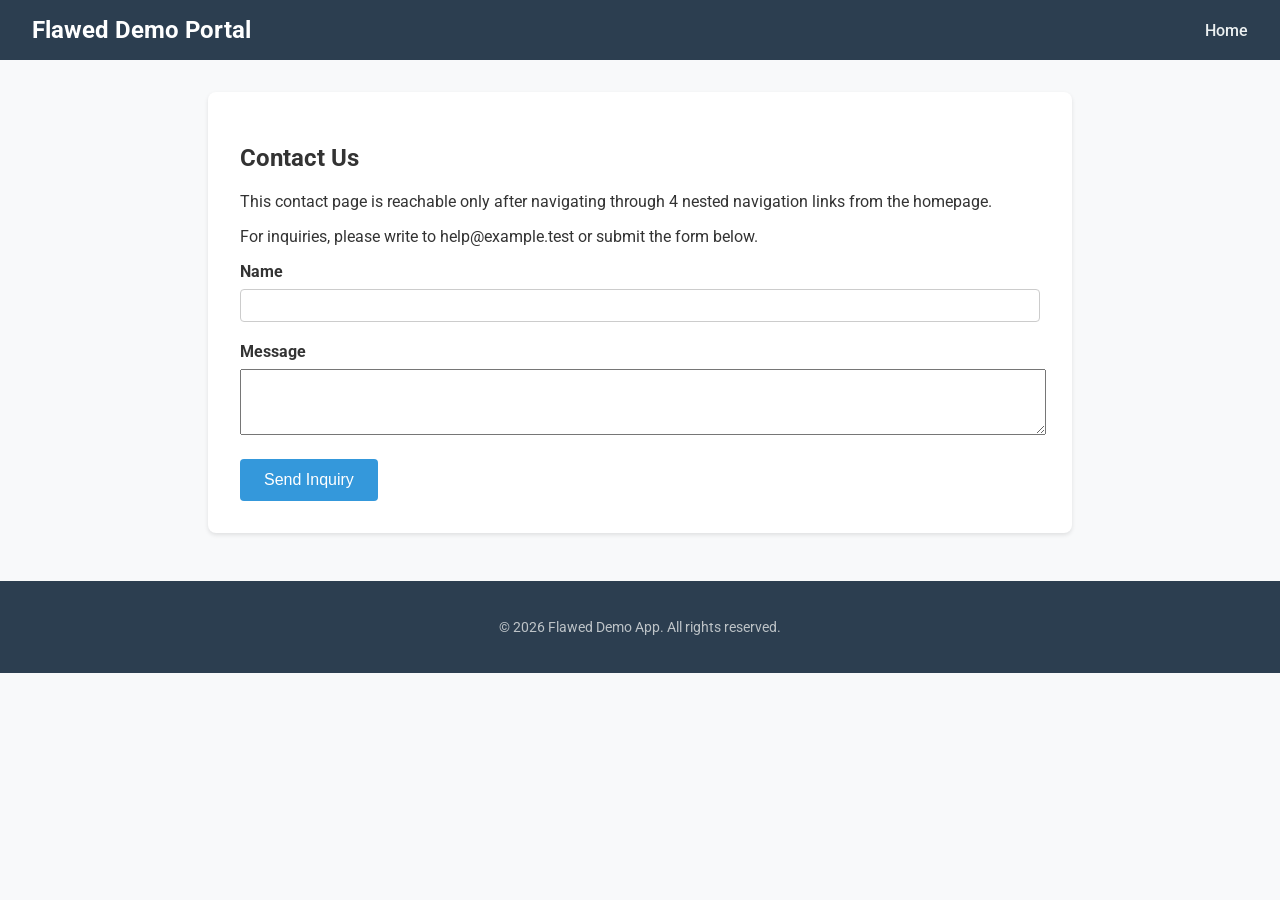
<file: demo/flawed-app/contact.html>
<!DOCTYPE html>
<html lang="en">
<head>
  <meta charset="UTF-8">
  <title>Flawed Demo App - Contact Us</title>
  <link rel="stylesheet" href="https://fonts.googleapis.com/css2?family=Roboto:wght@400;700&display=swap">
  <link rel="stylesheet" href="css/style.css">
  <script src="https://cdn.analytics.example.test/track.js"></script>
</head>
<body>
  <header>
    <h1>Flawed Demo Portal</h1>
    <nav>
      <a href="index.html">Home</a>
    </nav>
  </header>
  <main>
    <h2>Contact Us</h2>
    <p>This contact page is reachable only after navigating through 4 nested navigation links from the homepage.</p>
    <p>For inquiries, please write to help@example.test or submit the form below.</p>
    <form action="/submit-contact" method="POST">
      <div class="form-group">
        <label for="name">Name</label>
        <input type="text" id="name" name="name">
      </div>
      <div class="form-group">
        <label for="message">Message</label>
        <textarea id="message" name="message" rows="4" style="width: 100%;"></textarea>
      </div>
      <button type="submit" class="btn-primary">Send Inquiry</button>
    </form>
  </main>
  <!-- No contact details in footer -->
  <footer>
    <p>&copy; 2026 Flawed Demo App. All rights reserved.</p>
  </footer>
</body>
</html>
</file>
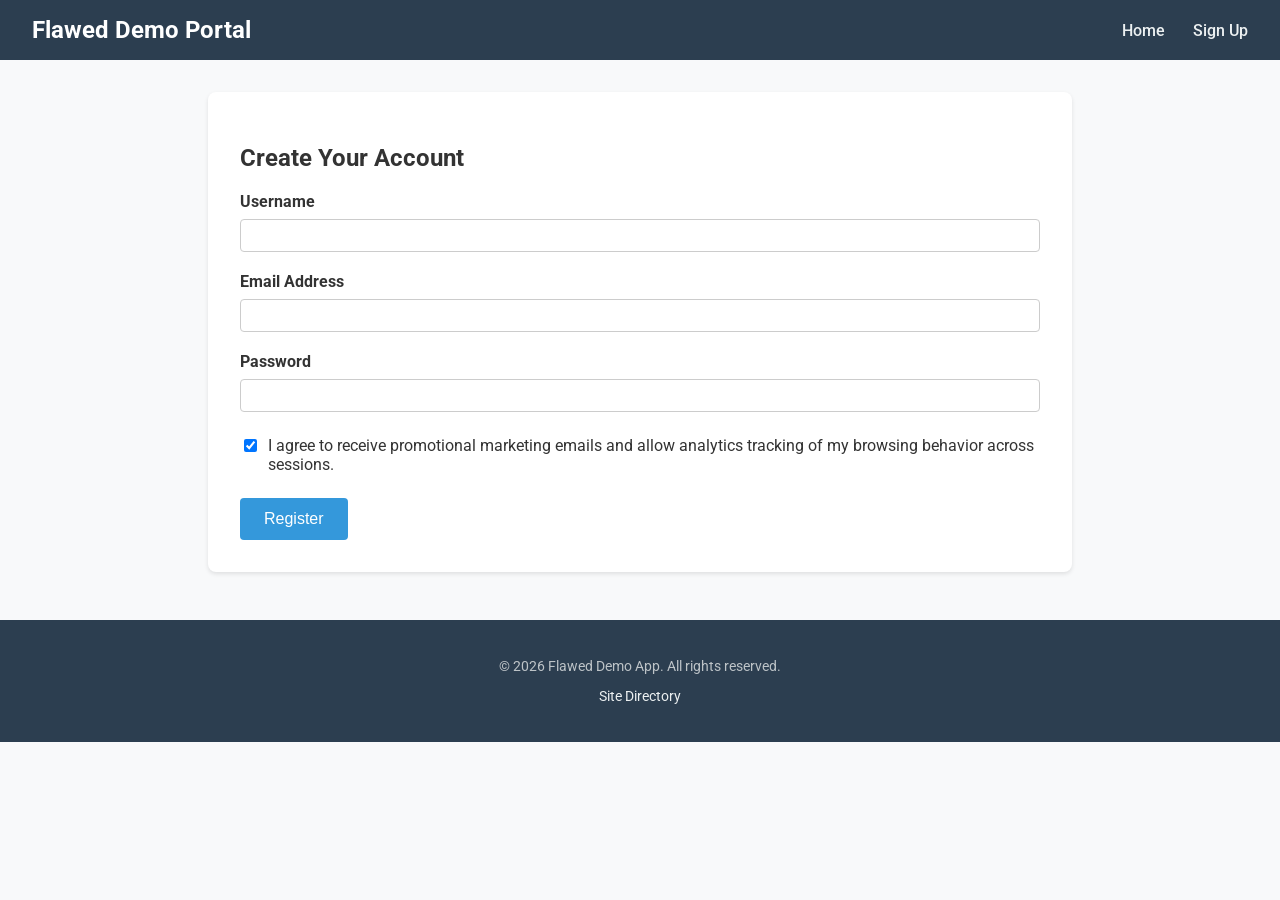
<file: demo/flawed-app/signup.html>
<!DOCTYPE html>
<html lang="en">
<head>
  <meta charset="UTF-8">
  <meta name="viewport" content="width=device-width, initial-scale=1.0">
  <title>Flawed Demo App - Sign Up</title>
  <!-- Planted flaw IN-BP-001 / IN-BP-004: Third-party Google Fonts link -->
  <link rel="stylesheet" href="https://fonts.googleapis.com/css2?family=Roboto:wght@400;700&display=swap">
  <link rel="stylesheet" href="css/style.css">
  <!-- Planted flaw IN-BP-001 / IN-BP-004: Third-party analytics script loading on page load -->
  <script src="https://cdn.analytics.example.test/track.js"></script>
</head>
<body>
  <header>
    <h1>Flawed Demo Portal</h1>
    <nav>
      <a href="index.html">Home</a>
      <a href="signup.html">Sign Up</a>
    </nav>
  </header>

  <main>
    <h2>Create Your Account</h2>
    <!-- Planted flaw IN-DPDP-002: Signup and consent screens have no link to any notice -->
    <!-- Planted flaw IN-DPDP-011: Signup has no date-of-birth or age field and no parental branch -->
    <form action="/register" method="POST">
      <div class="form-group">
        <label for="username">Username</label>
        <input type="text" id="username" name="username" required>
      </div>

      <div class="form-group">
        <label for="email">Email Address</label>
        <input type="email" id="email" name="email" required>
      </div>

      <div class="form-group">
        <label for="password">Password</label>
        <input type="password" id="password" name="password" required>
      </div>

      <!-- Planted flaw IN-DPDP-004: Single pre-ticked checkbox bundling marketing and analytics consent -->
      <div class="checkbox-group">
        <label for="bundled_consent">
          <input type="checkbox" id="bundled_consent" name="bundled_consent" checked>
          I agree to receive promotional marketing emails and allow analytics tracking of my browsing behavior across sessions.
        </label>
      </div>

      <button type="submit" class="btn-primary">Register</button>
    </form>
  </main>

  <!-- Planted flaw IN-DPDP-008: No contact details in footer or consent request -->
  <footer>
    <p>&copy; 2026 Flawed Demo App. All rights reserved.</p>
    <p><a href="nav/step1.html">Site Directory</a></p>
  </footer>
</body>
</html>
</file>
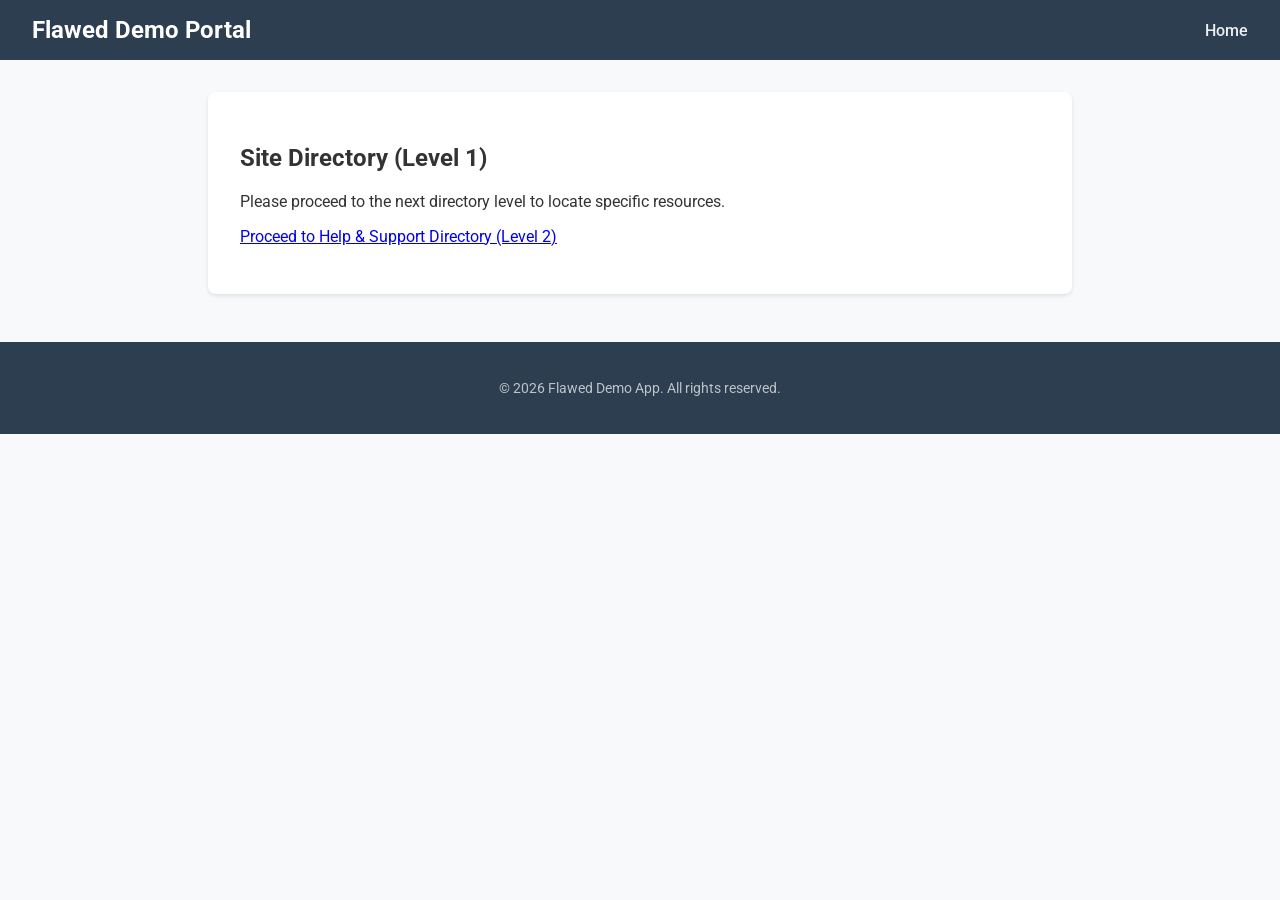
<file: demo/flawed-app/nav/step1.html>
<!DOCTYPE html>
<html lang="en">
<head>
  <meta charset="UTF-8">
  <title>Flawed Demo App - Directory Level 1</title>
  <link rel="stylesheet" href="https://fonts.googleapis.com/css2?family=Roboto:wght@400;700&display=swap">
  <link rel="stylesheet" href="../css/style.css">
  <script src="https://cdn.analytics.example.test/track.js"></script>
</head>
<body>
  <header>
    <h1>Flawed Demo Portal</h1>
    <nav>
      <a href="../index.html">Home</a>
    </nav>
  </header>
  <main>
    <h2>Site Directory (Level 1)</h2>
    <p>Please proceed to the next directory level to locate specific resources.</p>
    <p><a href="step2.html">Proceed to Help &amp; Support Directory (Level 2)</a></p>
  </main>
  <footer>
    <p>&copy; 2026 Flawed Demo App. All rights reserved.</p>
  </footer>
</body>
</html>
</file>
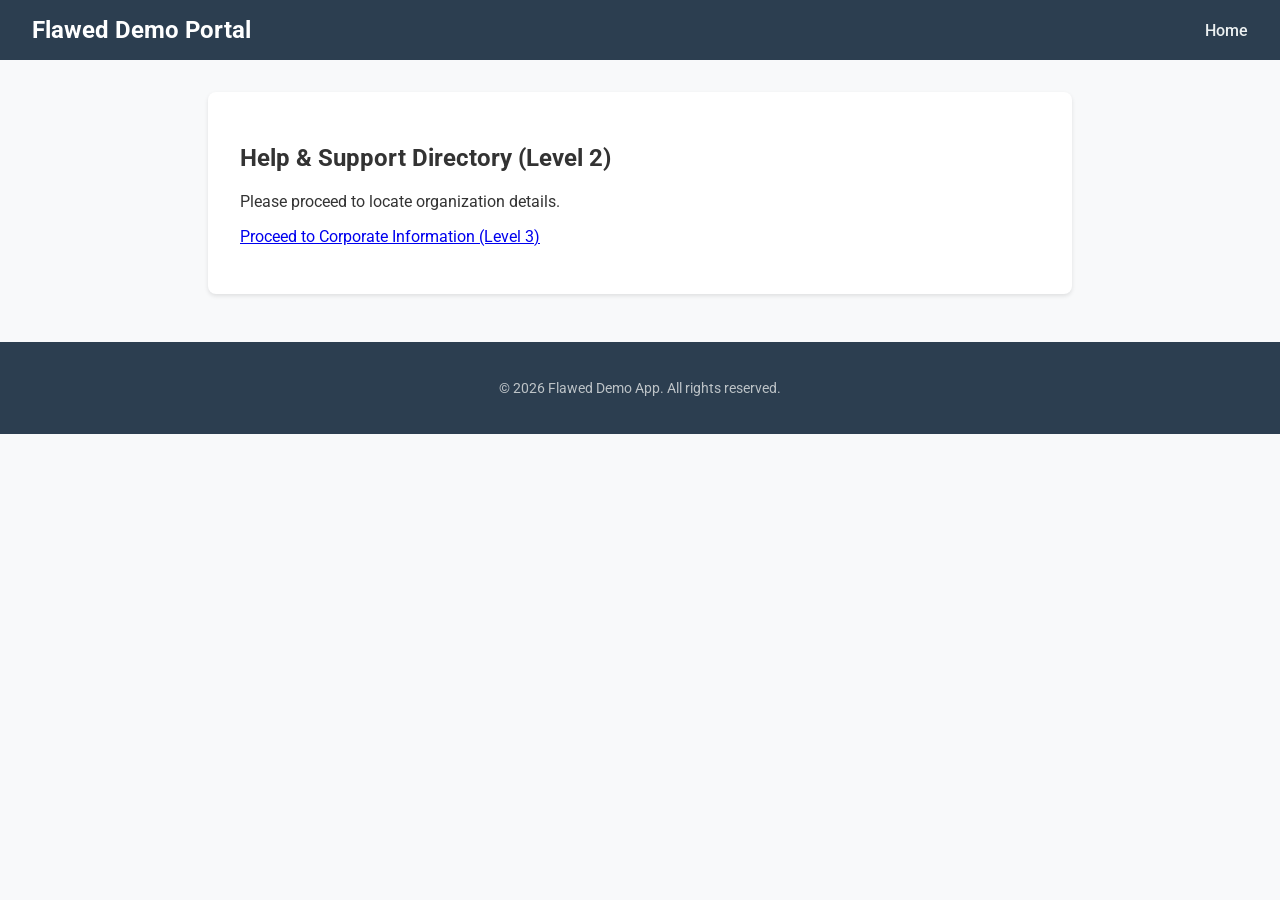
<file: demo/flawed-app/nav/step2.html>
<!DOCTYPE html>
<html lang="en">
<head>
  <meta charset="UTF-8">
  <title>Flawed Demo App - Directory Level 2</title>
  <link rel="stylesheet" href="https://fonts.googleapis.com/css2?family=Roboto:wght@400;700&display=swap">
  <link rel="stylesheet" href="../css/style.css">
  <script src="https://cdn.analytics.example.test/track.js"></script>
</head>
<body>
  <header>
    <h1>Flawed Demo Portal</h1>
    <nav>
      <a href="../index.html">Home</a>
    </nav>
  </header>
  <main>
    <h2>Help &amp; Support Directory (Level 2)</h2>
    <p>Please proceed to locate organization details.</p>
    <p><a href="step3.html">Proceed to Corporate Information (Level 3)</a></p>
  </main>
  <footer>
    <p>&copy; 2026 Flawed Demo App. All rights reserved.</p>
  </footer>
</body>
</html>
</file>
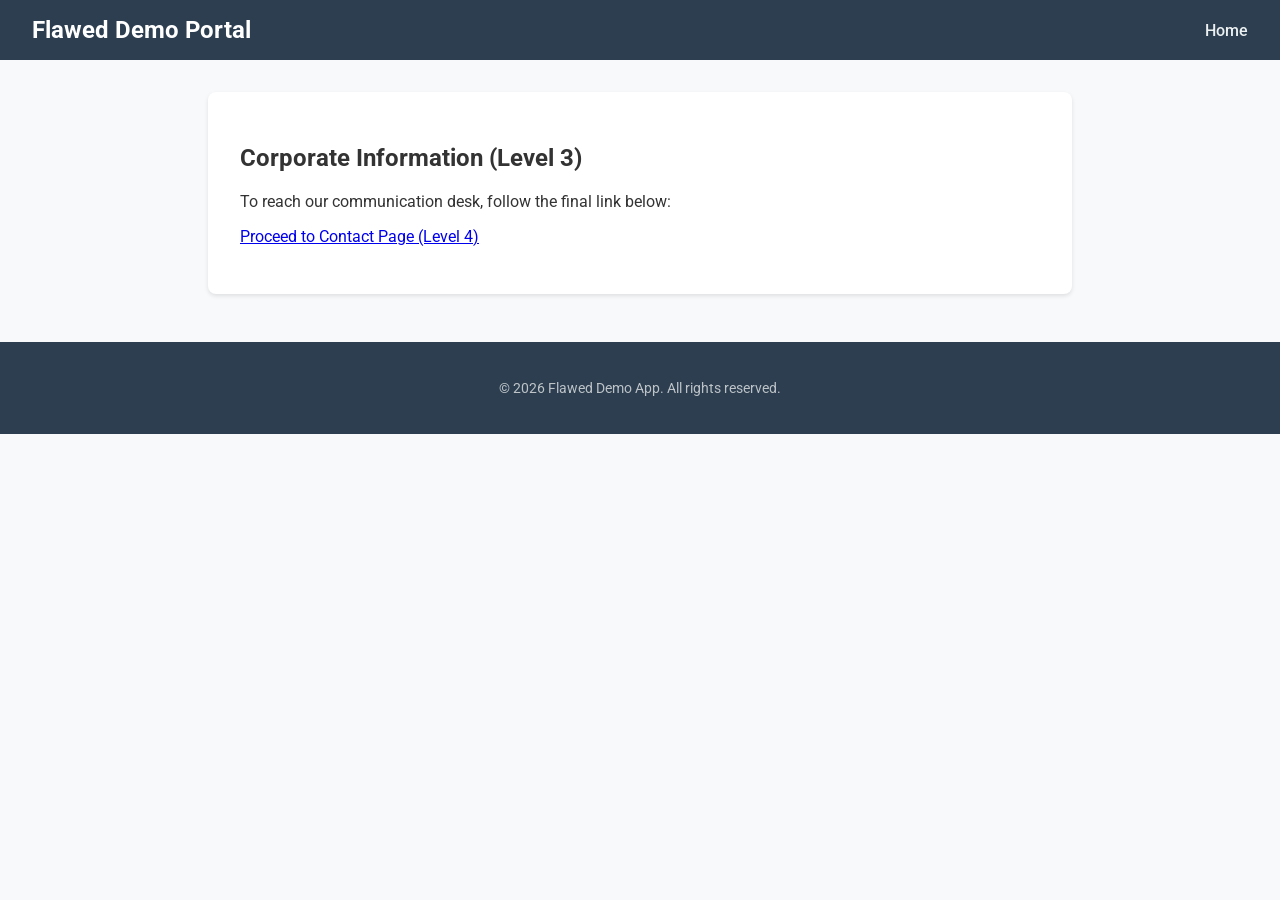
<file: demo/flawed-app/nav/step3.html>
<!DOCTYPE html>
<html lang="en">
<head>
  <meta charset="UTF-8">
  <title>Flawed Demo App - Directory Level 3</title>
  <link rel="stylesheet" href="https://fonts.googleapis.com/css2?family=Roboto:wght@400;700&display=swap">
  <link rel="stylesheet" href="../css/style.css">
  <script src="https://cdn.analytics.example.test/track.js"></script>
</head>
<body>
  <header>
    <h1>Flawed Demo Portal</h1>
    <nav>
      <a href="../index.html">Home</a>
    </nav>
  </header>
  <main>
    <h2>Corporate Information (Level 3)</h2>
    <p>To reach our communication desk, follow the final link below:</p>
    <p><a href="../contact.html">Proceed to Contact Page (Level 4)</a></p>
  </main>
  <footer>
    <p>&copy; 2026 Flawed Demo App. All rights reserved.</p>
  </footer>
</body>
</html>
</file>
<file: demo/clean-app/css/style.css>
/* Demo Clean App - Styling with Self-Hosted Font Reference */
@font-face {
  font-family: 'Roboto';
  src: url('../fonts/roboto.woff2') format('woff2');
  font-weight: 400;
  font-style: normal;
  font-display: swap;
}

body {
  font-family: 'Roboto', -apple-system, BlinkMacSystemFont, "Segoe UI", sans-serif;
  margin: 0;
  padding: 0;
  background-color: #f4f6f9;
  color: #2d3748;
  line-height: 1.6;
}

header {
  background-color: #1a365d;
  color: #ffffff;
  padding: 1rem 2rem;
  display: flex;
  justify-content: space-between;
  align-items: center;
  flex-wrap: wrap;
}

header h1 {
  margin: 0;
  font-size: 1.4rem;
}

nav {
  display: flex;
  gap: 1rem;
  flex-wrap: wrap;
}

nav a {
  color: #e2e8f0;
  text-decoration: none;
  font-weight: 500;
  font-size: 0.95rem;
}

nav a:hover {
  color: #ffffff;
  text-decoration: underline;
}

main {
  max-width: 840px;
  margin: 2rem auto;
  padding: 2rem;
  background-color: #ffffff;
  border-radius: 8px;
  box-shadow: 0 4px 6px -1px rgba(0, 0, 0, 0.1), 0 2px 4px -1px rgba(0, 0, 0, 0.06);
}

h2 {
  color: #1a365d;
  border-bottom: 2px solid #edf2f7;
  padding-bottom: 0.5rem;
  margin-top: 0;
}

h3 {
  color: #2b6cb0;
  margin-top: 1.5rem;
}

.form-group {
  margin-bottom: 1.25rem;
}

.form-group label {
  display: block;
  margin-bottom: 0.35rem;
  font-weight: 600;
}

.form-group input[type="text"],
.form-group input[type="email"],
.form-group input[type="password"],
.form-group input[type="date"],
.form-group select,
.form-group textarea {
  width: 100%;
  padding: 0.6rem 0.75rem;
  border: 1px solid #cbd5e0;
  border-radius: 6px;
  box-sizing: border-box;
  font-family: inherit;
  font-size: 1rem;
}

.form-group small {
  display: block;
  color: #718096;
  margin-top: 0.25rem;
  font-size: 0.85rem;
}

fieldset.consent-group {
  border: 1px solid #cbd5e0;
  border-radius: 6px;
  padding: 1.25rem;
  margin: 1.5rem 0;
  background-color: #f7fafc;
}

fieldset.consent-group legend {
  font-weight: bold;
  color: #2d3748;
  padding: 0 0.5rem;
}

.consent-option {
  margin-bottom: 1rem;
}

.consent-option:last-child {
  margin-bottom: 0;
}

.consent-option label {
  display: flex;
  align-items: flex-start;
  gap: 0.75rem;
  cursor: pointer;
  font-weight: normal;
}

.consent-option input[type="checkbox"] {
  margin-top: 0.25rem;
  width: 1.1rem;
  height: 1.1rem;
}

.parental-branch {
  border: 1px solid #ecc94b;
  background-color: #fffff0;
  border-radius: 6px;
  padding: 1.25rem;
  margin: 1.5rem 0;
}

.parental-branch h3 {
  color: #975a16;
  margin-top: 0;
}

.notice-banner {
  background-color: #ebf8ff;
  border-left: 4px solid #3182ce;
  padding: 1rem;
  margin: 1.5rem 0;
  border-radius: 0 6px 6px 0;
}

button.btn-primary {
  background-color: #2b6cb0;
  color: #ffffff;
  border: none;
  padding: 0.75rem 1.75rem;
  border-radius: 6px;
  font-size: 1rem;
  font-weight: 600;
  cursor: pointer;
  transition: background-color 0.15s ease-in-out;
}

button.btn-primary:hover {
  background-color: #2c5282;
}

.button-link {
  display: inline-block;
  background-color: #2b6cb0;
  color: #ffffff;
  padding: 0.5rem 1rem;
  text-decoration: none;
  border-radius: 4px;
}

footer {
  background-color: #1a365d;
  color: #cbd5e0;
  padding: 2rem;
  margin-top: 3rem;
  font-size: 0.9rem;
}

.footer-content {
  max-width: 840px;
  margin: 0 auto;
  display: flex;
  flex-direction: column;
  gap: 1rem;
}

.footer-nav {
  display: flex;
  flex-wrap: wrap;
  gap: 1.25rem;
}

.footer-nav a {
  color: #90cdf4;
  text-decoration: none;
}

.footer-nav a:hover {
  text-decoration: underline;
}

.footer-contact {
  border-top: 1px solid #2d3748;
  padding-top: 1rem;
}

.footer-contact a {
  color: #e2e8f0;
}
</file>
<file: demo/flawed-app/css/style.css>
/* Demo Flawed App - Styling */
body {
  font-family: 'Roboto', sans-serif;
  margin: 0;
  padding: 0;
  background-color: #f8f9fa;
  color: #333333;
}

header {
  background-color: #2c3e50;
  color: #ffffff;
  padding: 1rem 2rem;
  display: flex;
  justify-content: space-between;
  align-items: center;
}

header h1 {
  margin: 0;
  font-size: 1.5rem;
}

nav a {
  color: #ecf0f1;
  text-decoration: none;
  margin-left: 1.5rem;
  font-weight: 500;
}

nav a:hover {
  text-decoration: underline;
}

main {
  max-width: 800px;
  margin: 2rem auto;
  padding: 2rem;
  background-color: #ffffff;
  border-radius: 8px;
  box-shadow: 0 2px 4px rgba(0, 0, 0, 0.1);
}

.form-group {
  margin-bottom: 1.25rem;
}

.form-group label {
  display: block;
  margin-bottom: 0.5rem;
  font-weight: bold;
}

.form-group input[type="text"],
.form-group input[type="email"],
.form-group input[type="password"] {
  width: 100%;
  padding: 0.5rem;
  border: 1px solid #cccccc;
  border-radius: 4px;
  box-sizing: border-box;
}

.checkbox-group {
  margin: 1.5rem 0;
}

.checkbox-group label {
  display: flex;
  align-items: flex-start;
  gap: 0.5rem;
  font-weight: normal;
  cursor: pointer;
}

button.btn-primary {
  background-color: #3498db;
  color: #ffffff;
  border: none;
  padding: 0.75rem 1.5rem;
  border-radius: 4px;
  font-size: 1rem;
  cursor: pointer;
}

button.btn-primary:hover {
  background-color: #2980b9;
}

footer {
  background-color: #2c3e50;
  color: #bdc3c7;
  padding: 1.5rem 2rem;
  text-align: center;
  margin-top: 3rem;
  font-size: 0.875rem;
}

footer a {
  color: #ecf0f1;
  text-decoration: none;
}

footer a:hover {
  text-decoration: underline;
}
</file>
